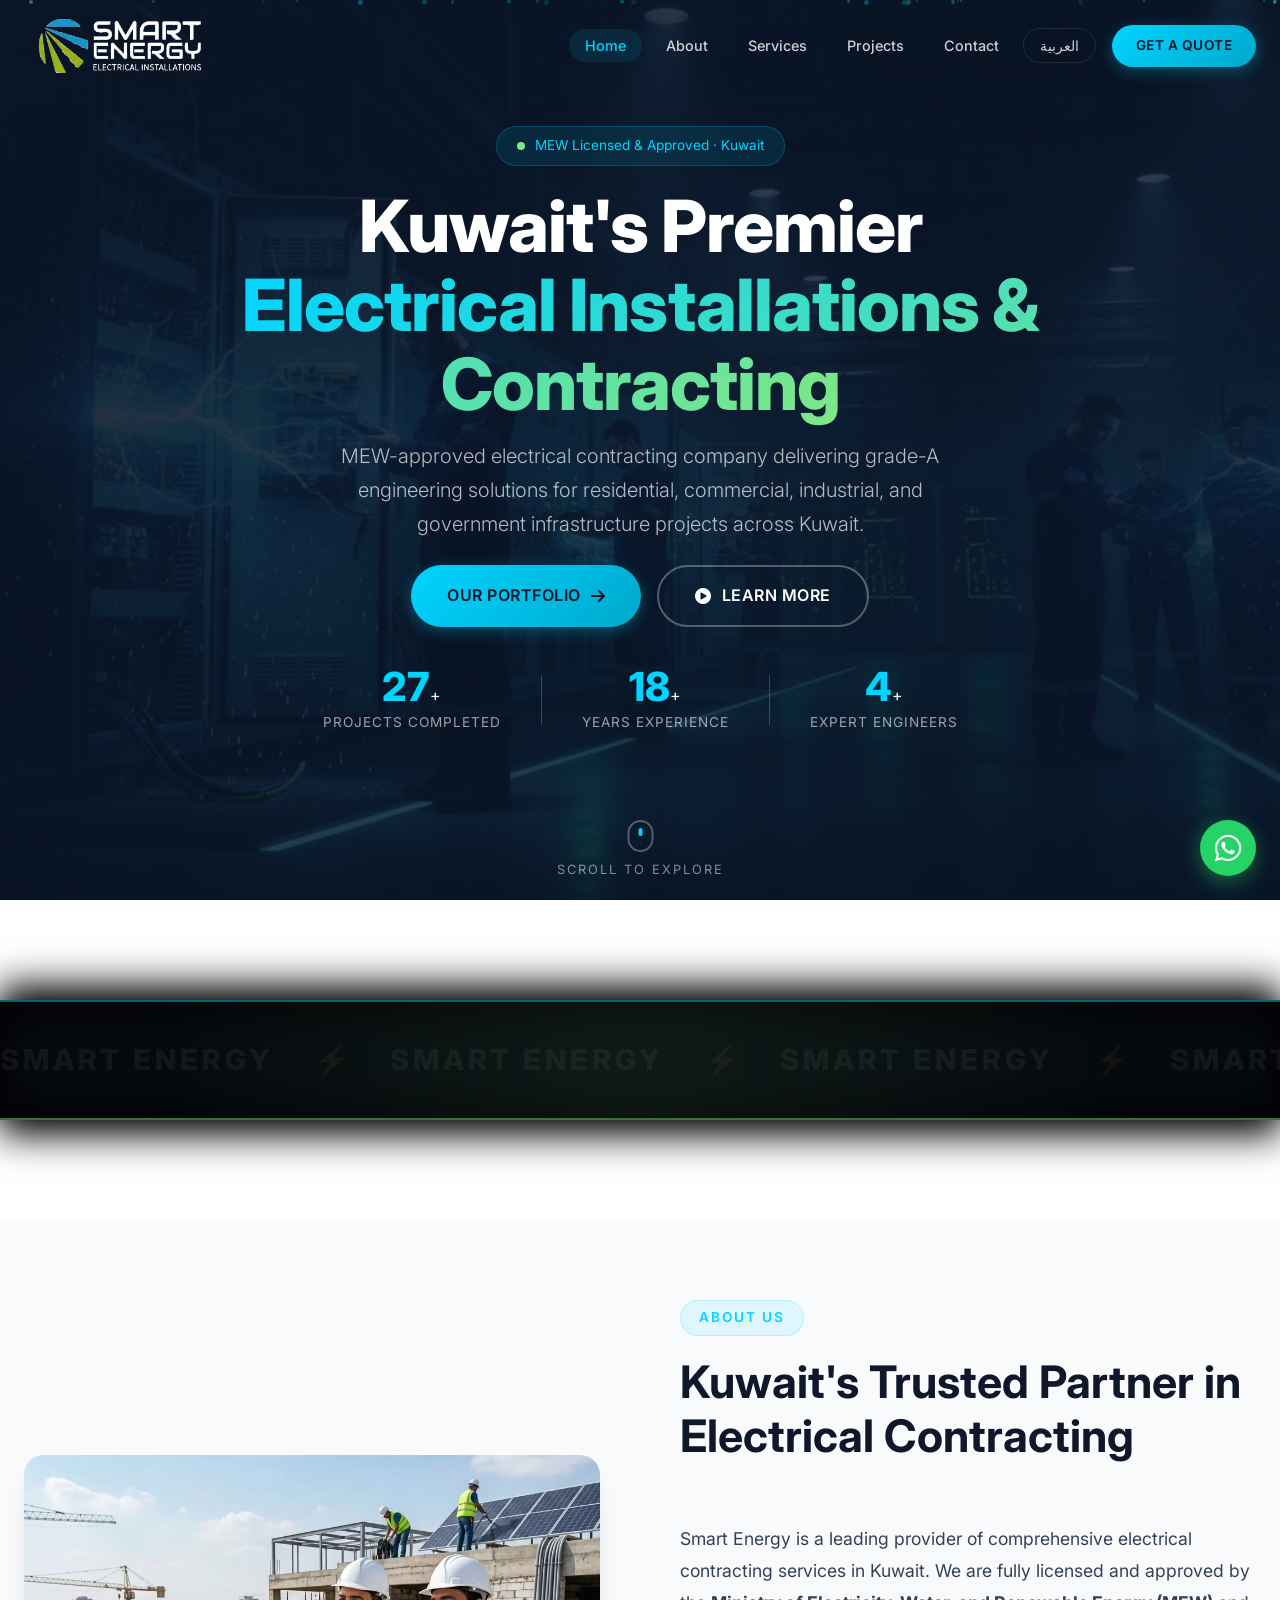
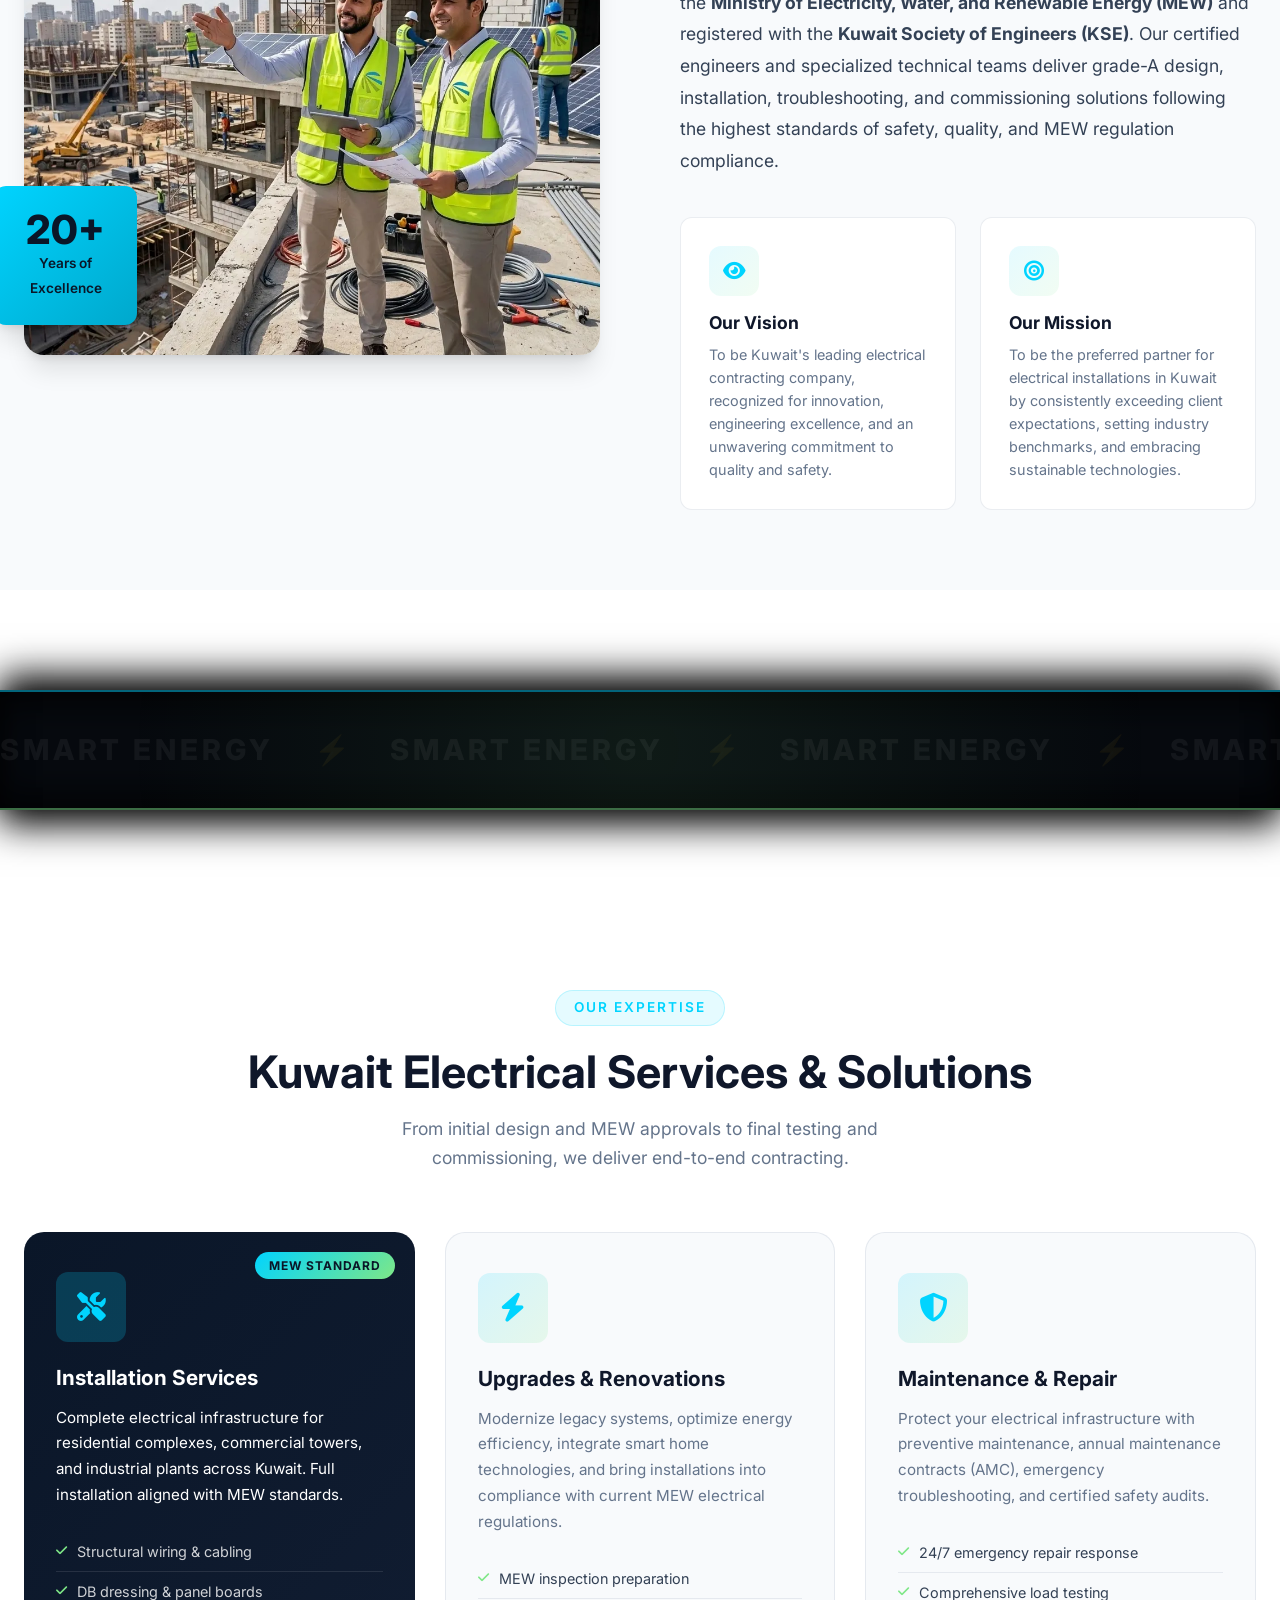
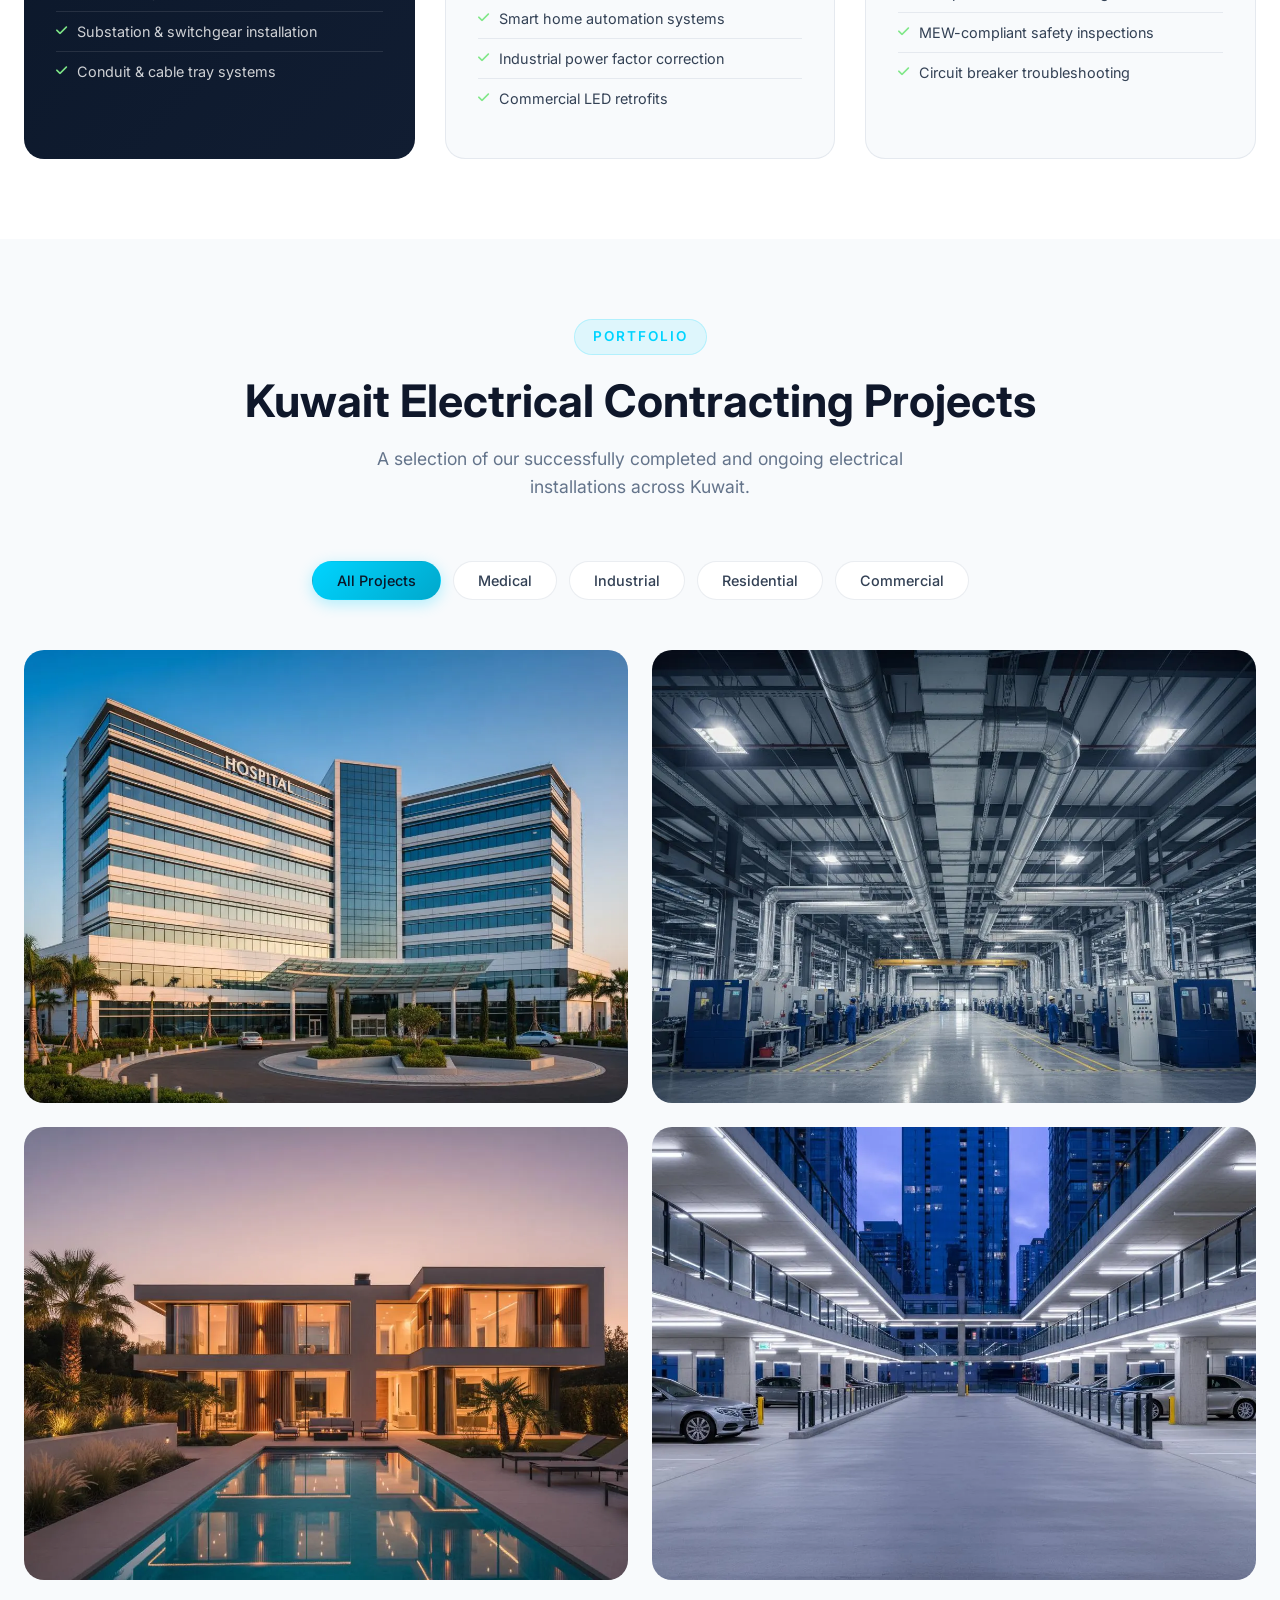
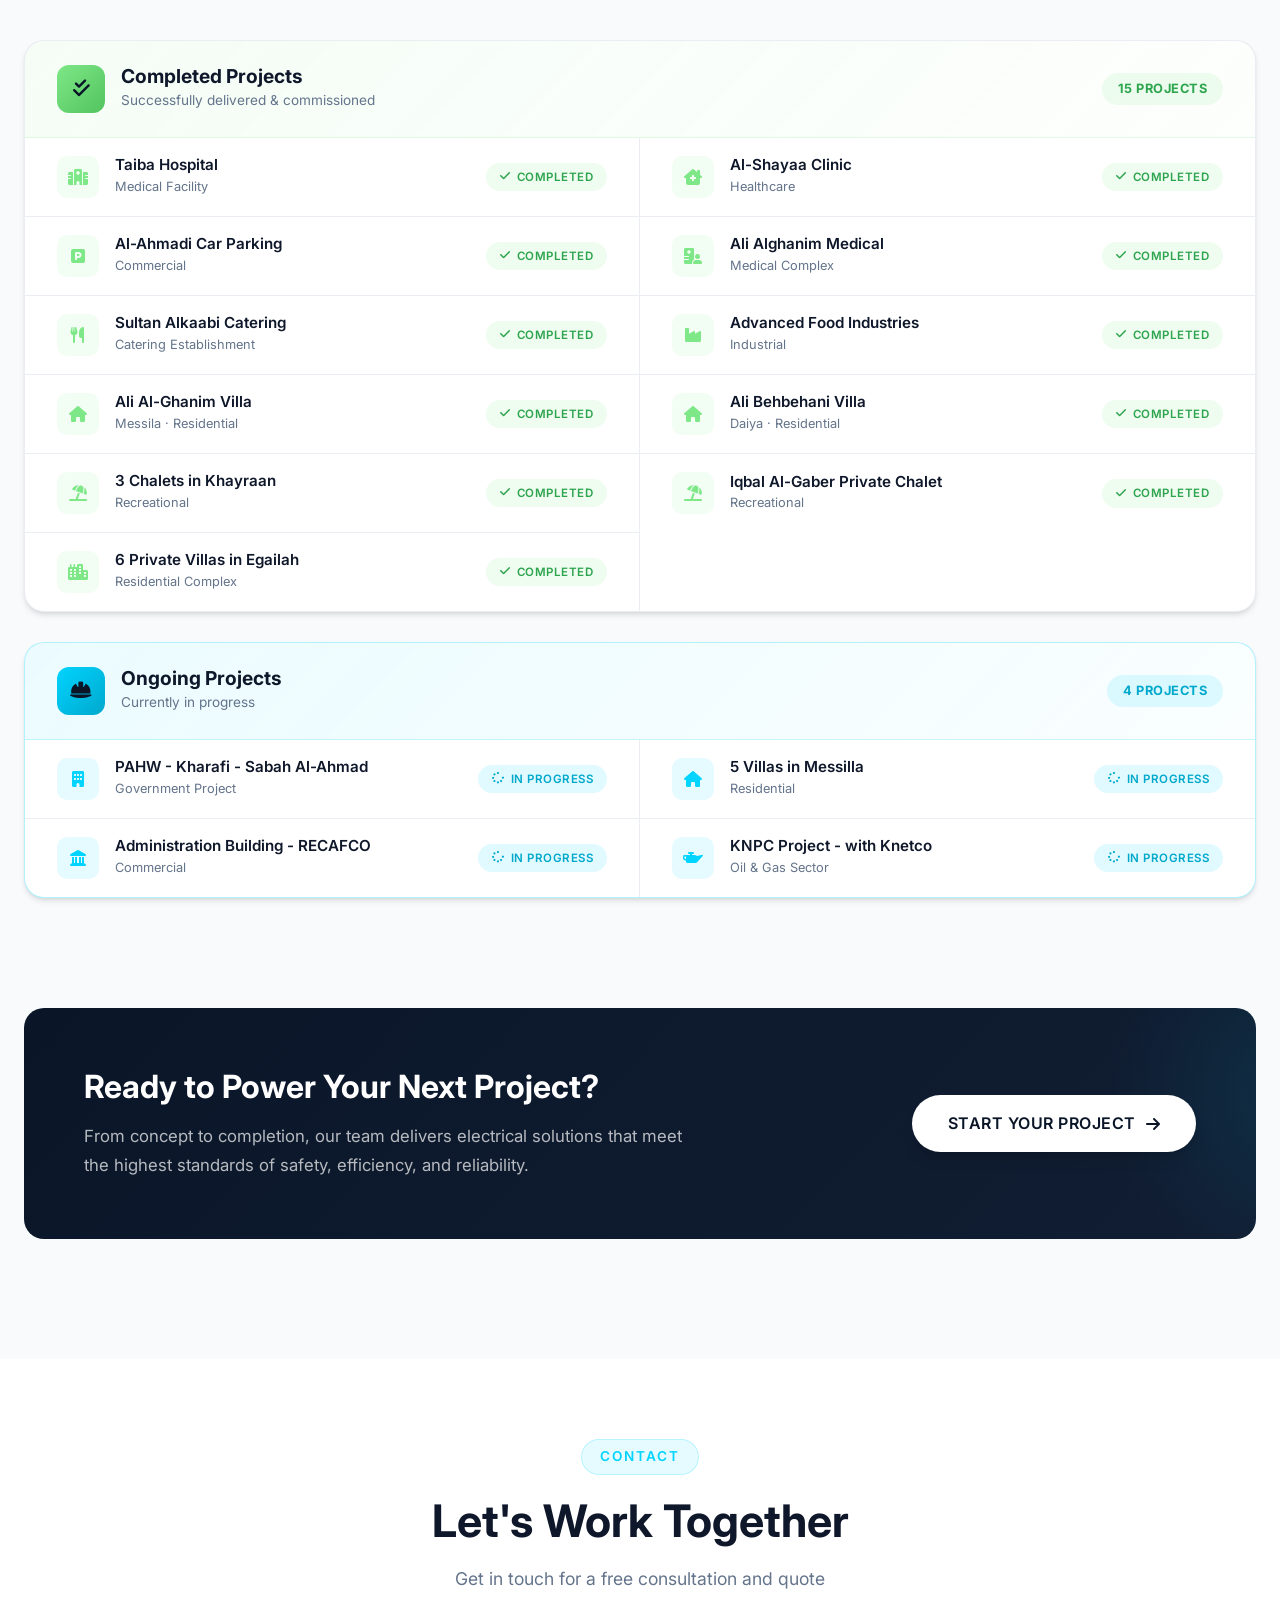
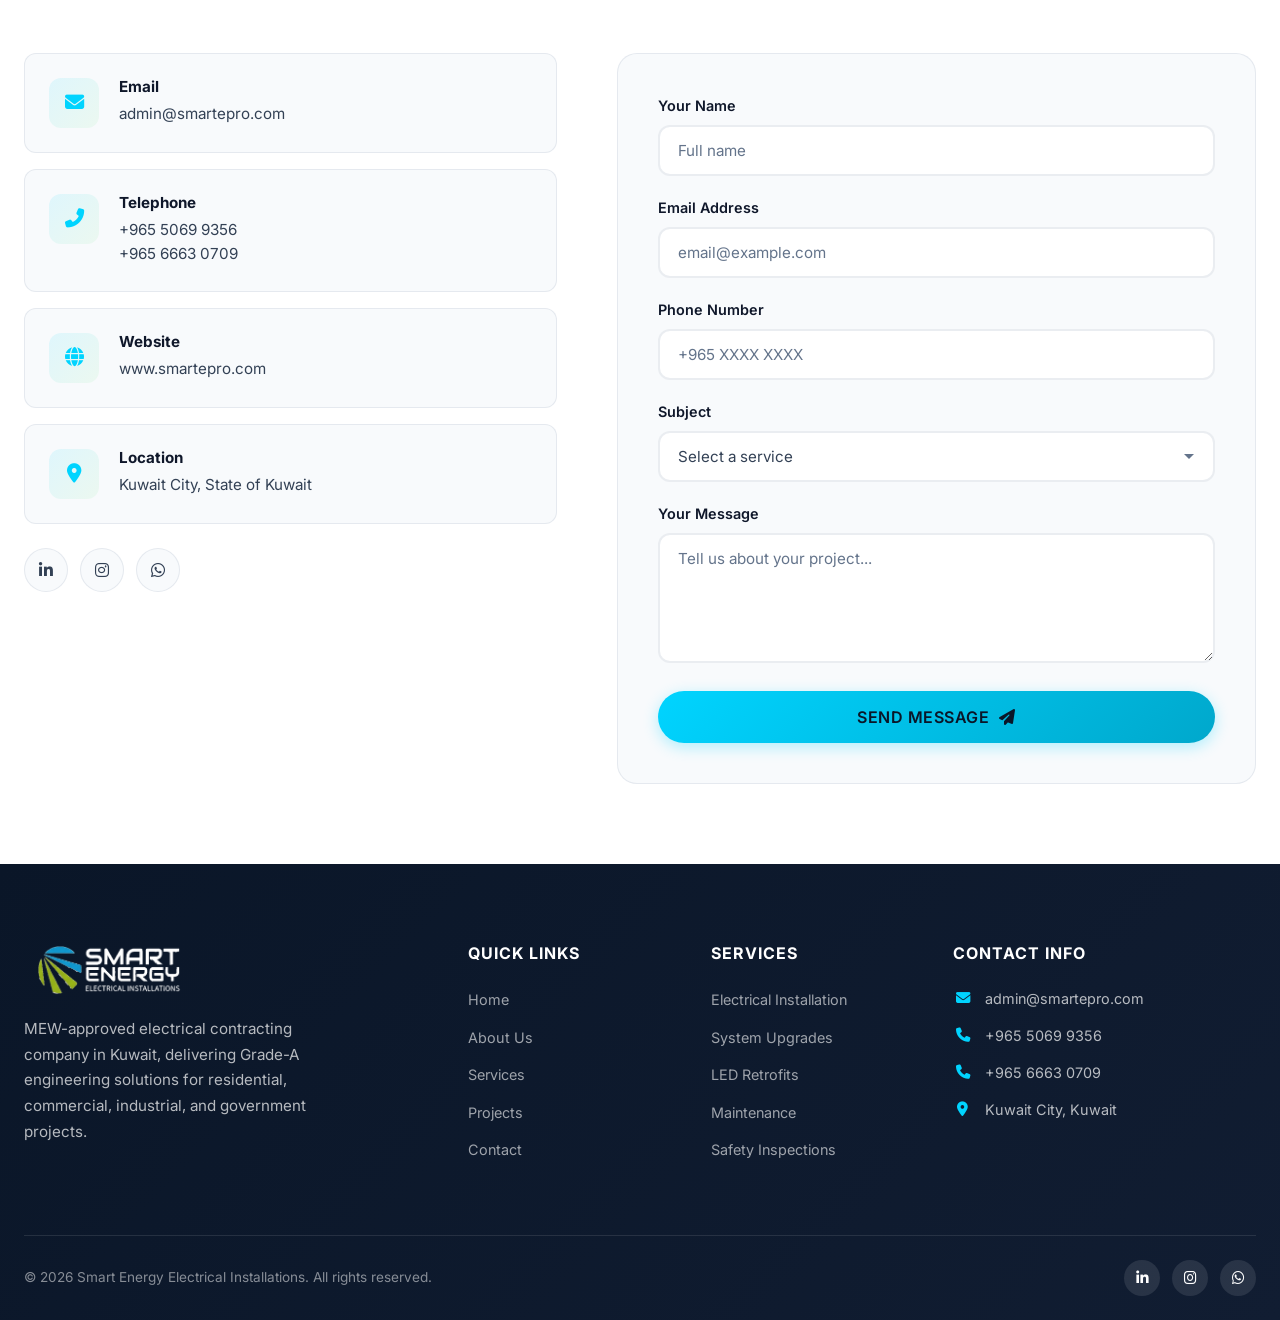
<file: index.html>
<!DOCTYPE html>
<html lang="en">
<head>
    <meta charset="UTF-8">
    <meta name="viewport" content="width=device-width, initial-scale=1.0">
    <title>Smart Energy | #1 Electrical Installations & Contracting in Kuwait</title>
    <meta name="description" content="Kuwait's leading MEW-approved electrical contractor. Specializing in residential, commercial, and industrial electrical installations, cabling, DB dressing, and MEW approvals.">
    <meta name="keywords" content="electrical contractor kuwait, electrical contracting company kuwait, electrical installation kuwait, electrician kuwait, MEW approved electrical contractor, MEW license electrician kuwait, commercial electrical contracting kuwait, industrial electrical installations, smart home installation kuwait">
    <link rel="canonical" href="https://www.smartepro.com/">
    <link rel="alternate" hreflang="en" href="https://www.smartepro.com/">
    <link rel="alternate" hreflang="ar" href="https://www.smartepro.com/ar/">
    <link rel="alternate" hreflang="x-default" href="https://www.smartepro.com/">
    <meta name="theme-color" content="#0a1628">
    
    <!-- Open Graph / Facebook -->
    <meta property="og:type" content="website">
    <meta property="og:url" content="https://www.smartepro.com/">
    <meta property="og:title" content="Smart Energy | #1 Electrical Installations & Contracting in Kuwait">
    <meta property="og:description" content="Kuwait's leading MEW-approved electrical contractor. Specializing in residential, commercial, and industrial electrical installations, cabling, DB dressing, and MEW approvals.">
    <meta property="og:image" content="https://www.smartepro.com/images/og-image.jpg">
    <meta property="og:image:width" content="1200">
    <meta property="og:image:height" content="630">
    <meta property="og:locale" content="en_US">
    <meta property="og:locale:alternate" content="ar_KW">

    <!-- Twitter -->
    <meta property="twitter:card" content="summary_large_image">
    <meta property="twitter:url" content="https://www.smartepro.com/">
    <meta property="twitter:title" content="Smart Energy | #1 Electrical Installations & Contracting in Kuwait">
    <meta property="twitter:description" content="Kuwait's leading MEW-approved electrical contractor. Specializing in residential, commercial, and industrial electrical installations, cabling, DB dressing, and MEW approvals.">
    <meta property="twitter:image" content="https://www.smartepro.com/images/og-image.jpg">

    <link rel="icon" type="image/png" href="images/favicon.png">
    <link rel="preconnect" href="https://fonts.googleapis.com">
    <link rel="preconnect" href="https://fonts.gstatic.com" crossorigin>
    <link href="https://fonts.googleapis.com/css2?family=Inter:wght@300;400;500;600;700;800&family=Playfair+Display:wght@600;700&display=swap" rel="stylesheet">
    <link rel="stylesheet" href="https://cdnjs.cloudflare.com/ajax/libs/font-awesome/6.5.1/css/all.min.css" media="print" onload="this.media='all'">
    <noscript><link rel="stylesheet" href="https://cdnjs.cloudflare.com/ajax/libs/font-awesome/6.5.1/css/all.min.css"></noscript>
    <link rel="preload" as="image" href="images/hero-bg.webp" type="image/webp">
    <link rel="stylesheet" href="css/style.css">
    
    <!-- JSON-LD Local Business Structured Data for Kuwait Local SEO -->
    <script type="application/ld+json">
    {
      "@context": "https://schema.org",
      "@type": "Electrician",
      "name": "Smart Energy",
      "alternateName": "Smart Energy Electrical Installations & Contracting",
      "image": "https://www.smartepro.com/images/logo.png",
      "@id": "https://www.smartepro.com/#organization",
      "url": "https://www.smartepro.com/",
      "telephone": "+96550699356",
      "email": "admin@smartepro.com",
      "priceRange": "$$",
      "address": {
        "@type": "PostalAddress",
        "streetAddress": "Kuwait City",
        "addressLocality": "Kuwait City",
        "addressRegion": "Kuwait City",
        "postalCode": "13000",
        "addressCountry": "KW"
      },
      "geo": {
        "@type": "GeoCoordinates",
        "latitude": 29.3759,
        "longitude": 47.9774
      },
      "sameAs": [
        "https://www.linkedin.com/company/smartepro",
        "https://www.instagram.com/smartepro",
        "https://wa.me/96550699356"
      ],
      "areaServed": {
        "@type": "AdministrativeArea",
        "name": "Kuwait"
      },
      "description": "Smart Energy is Kuwait's premier MEW-approved electrical contracting company, specializing in residential, commercial, industrial, and government electrical installation projects."
    }
    </script>
</head>
<body>
    <!-- Navigation -->
    <nav class="navbar" id="navbar">
        <div class="container nav-container">
            <a href="#home" class="logo">
                <picture><source srcset="images/logo.webp" type="image/webp"><img src="images/logo.png" alt="Smart Energy Electrical Installations & Contracting Kuwait Logo" width="612" height="218" class="logo-img"></picture>
            </a>
            
            <ul class="nav-menu" id="navMenu">
                <li><a href="#home" class="nav-link active">Home</a></li>
                <li><a href="#about" class="nav-link">About</a></li>
                <li><a href="#services" class="nav-link">Services</a></li>
                <li><a href="#projects" class="nav-link">Projects</a></li>
                <li><a href="#contact" class="nav-link">Contact</a></li>
                <li><a href="ar/" class="nav-link lang-switch" hreflang="ar" lang="ar">العربية</a></li>
                <li><a href="#contact" class="btn btn-primary nav-cta">Get a Quote</a></li>
            </ul>
            
            <button class="hamburger" id="hamburger" aria-label="Toggle menu">
                <span></span>
                <span></span>
                <span></span>
            </button>
        </div>
    </nav>

    <!-- Hero Section -->
    <section class="hero" id="home">
        <div class="hero-bg">
            <picture><source srcset="images/hero-bg.webp" type="image/webp"><img src="images/hero-bg.jpg" alt="MEW Approved Electrical Installations & Contracting in Kuwait City - Smart Energy" width="1344" height="768" fetchpriority="high"></picture>
            <div class="hero-overlay"></div>
        </div>
        <div class="hero-particles" id="particles"></div>
        <div class="container hero-content">
            <div class="hero-badge" data-animate="fade-up">
                <span class="badge-dot"></span>
                <span>MEW Licensed & Approved · Kuwait</span>
            </div>
            <h1 class="hero-title" data-animate="fade-up" data-delay="100">
                Kuwait's Premier<br>
                <span class="gradient-text">Electrical Installations & Contracting</span>
            </h1>
            <p class="hero-desc" data-animate="fade-up" data-delay="200">
                MEW-approved electrical contracting company delivering grade-A engineering solutions for residential, commercial, industrial, and government infrastructure projects across Kuwait.
            </p>
            <div class="hero-buttons" data-animate="fade-up" data-delay="300">
                <a href="#projects" class="btn btn-primary btn-lg">
                    <span>Our Portfolio</span>
                    <i class="fas fa-arrow-right"></i>
                </a>
                <a href="#about" class="btn btn-outline btn-lg">
                    <i class="fas fa-play-circle"></i>
                    <span>Learn More</span>
                </a>
            </div>
            <div class="hero-stats" data-animate="fade-up" data-delay="400">
                <div class="stat-item">
                    <span class="stat-number" data-count="30">0</span>+
                    <span class="stat-label">Projects Completed</span>
                </div>
                <div class="stat-divider"></div>
                <div class="stat-item">
                    <span class="stat-number" data-count="20">0</span>+
                    <span class="stat-label">Years Experience</span>
                </div>
                <div class="stat-divider"></div>
                <div class="stat-item">
                    <span class="stat-number" data-count="5">0</span>+
                    <span class="stat-label">Expert Engineers</span>
                </div>
            </div>
        </div>
        <div class="scroll-indicator">
            <div class="mouse">
                <div class="wheel"></div>
            </div>
            <span>Scroll to explore</span>
        </div>
    </section>

    <!-- Electromagnetic Wave Divider -->
    <section class="wave-divider-section">
        <div class="wave-marquee">
            <div class="marquee-track">
                <span class="marquee-item">SMART ENERGY</span>
                <span class="marquee-divider">⚡</span>
                <span class="marquee-item">SMART ENERGY</span>
                <span class="marquee-divider">⚡</span>
                <span class="marquee-item">SMART ENERGY</span>
                <span class="marquee-divider">⚡</span>
                <span class="marquee-item">SMART ENERGY</span>
                <span class="marquee-divider">⚡</span>
                <span class="marquee-item">SMART ENERGY</span>
                <span class="marquee-divider">⚡</span>
            </div>
            <div class="marquee-track" aria-hidden="true">
                <span class="marquee-item">SMART ENERGY</span>
                <span class="marquee-divider">⚡</span>
                <span class="marquee-item">SMART ENERGY</span>
                <span class="marquee-divider">⚡</span>
                <span class="marquee-item">SMART ENERGY</span>
                <span class="marquee-divider">⚡</span>
                <span class="marquee-item">SMART ENERGY</span>
                <span class="marquee-divider">⚡</span>
                <span class="marquee-item">SMART ENERGY</span>
                <span class="marquee-divider">⚡</span>
            </div>
        </div>
        <div class="wave-canvas-wrap">
            <canvas id="waveCanvas"></canvas>
            <div class="wave-overlay-glow"></div>
        </div>
    </section>

    <!-- About Section -->
    <section class="about" id="about">
        <div class="container">
            <div class="about-grid">
                <div class="about-image" data-animate="fade-right">
                    <div class="image-frame">
                        <picture><source srcset="images/about-team.webp" type="image/webp"><img src="images/about-team.png" alt="MEW Licensed Electrical Engineers and Electricians in Kuwait - Smart Energy Team" width="1024" height="1024" loading="lazy" decoding="async"></picture>
                        <div class="image-accent"></div>
                    </div>
                    <div class="experience-badge">
                        <span class="exp-number">20+</span>
                        <span class="exp-text">Years of<br>Excellence</span>
                    </div>
                </div>
                <div class="about-content" data-animate="fade-left">
                    <div class="section-header">
                        <span class="section-tag">About Us</span>
                        <h2 class="section-title">Kuwait's Trusted Partner in<br>Electrical Contracting</h2>
                    </div>
                    <p class="about-text">
                        Smart Energy is a leading provider of comprehensive electrical contracting services in Kuwait. We are fully licensed and approved by the <strong>Ministry of Electricity, Water, and Renewable Energy (MEW)</strong> and registered with the <strong>Kuwait Society of Engineers (KSE)</strong>. Our certified engineers and specialized technical teams deliver grade-A design, installation, troubleshooting, and commissioning solutions following the highest standards of safety, quality, and MEW regulation compliance.
                    </p>
                    <div class="vision-mission">
                        <div class="vm-card">
                            <div class="vm-icon">
                                <i class="fas fa-eye"></i>
                            </div>
                            <h3>Our Vision</h3>
                            <p>To be Kuwait's leading electrical contracting company, recognized for innovation, engineering excellence, and an unwavering commitment to quality and safety.</p>
                        </div>
                        <div class="vm-card">
                            <div class="vm-icon">
                                <i class="fas fa-bullseye"></i>
                            </div>
                            <h3>Our Mission</h3>
                            <p>To be the preferred partner for electrical installations in Kuwait by consistently exceeding client expectations, setting industry benchmarks, and embracing sustainable technologies.</p>
                        </div>
                    </div>
                </div>
            </div>
        </div>
    </section>

    <!-- Electromagnetic Wave Divider 2 -->
    <section class="wave-divider-section">
        <div class="wave-marquee">
            <div class="marquee-track">
                <span class="marquee-item">SMART ENERGY</span>
                <span class="marquee-divider">⚡</span>
                <span class="marquee-item">SMART ENERGY</span>
                <span class="marquee-divider">⚡</span>
                <span class="marquee-item">SMART ENERGY</span>
                <span class="marquee-divider">⚡</span>
                <span class="marquee-item">SMART ENERGY</span>
                <span class="marquee-divider">⚡</span>
                <span class="marquee-item">SMART ENERGY</span>
                <span class="marquee-divider">⚡</span>
            </div>
            <div class="marquee-track" aria-hidden="true">
                <span class="marquee-item">SMART ENERGY</span>
                <span class="marquee-divider">⚡</span>
                <span class="marquee-item">SMART ENERGY</span>
                <span class="marquee-divider">⚡</span>
                <span class="marquee-item">SMART ENERGY</span>
                <span class="marquee-divider">⚡</span>
                <span class="marquee-item">SMART ENERGY</span>
                <span class="marquee-divider">⚡</span>
                <span class="marquee-item">SMART ENERGY</span>
                <span class="marquee-divider">⚡</span>
            </div>
        </div>
        <div class="wave-canvas-wrap">
            <canvas id="waveCanvas2"></canvas>
            <div class="wave-overlay-glow"></div>
        </div>
    </section>

    <!-- Services Section -->
    <section class="services" id="services">
        <div class="container">
            <div class="section-header center" data-animate="fade-up">
                <span class="section-tag">Our Expertise</span>
                <h2 class="section-title">Kuwait Electrical Services & Solutions</h2>
                <p class="section-subtitle">From initial design and MEW approvals to final testing and commissioning, we deliver end-to-end contracting.</p>
            </div>
            <div class="services-grid">
                <div class="service-card featured" data-animate="fade-up" data-delay="0">
                    <div class="service-icon-wrap">
                        <div class="service-icon">
                            <i class="fas fa-tools"></i>
                        </div>
                        <div class="service-glow"></div>
                    </div>
                    <div class="featured-badge">MEW Standard</div>
                    <h3>Installation Services</h3>
                    <p>Complete electrical infrastructure for residential complexes, commercial towers, and industrial plants across Kuwait. Full installation aligned with MEW standards.</p>
                    <ul class="service-features">
                        <li><i class="fas fa-check"></i> Structural wiring & cabling</li>
                        <li><i class="fas fa-check"></i> DB dressing & panel boards</li>
                        <li><i class="fas fa-check"></i> Substation & switchgear installation</li>
                        <li><i class="fas fa-check"></i> Conduit & cable tray systems</li>
                    </ul>
                </div>
                <div class="service-card" data-animate="fade-up" data-delay="100">
                    <div class="service-icon-wrap">
                        <div class="service-icon">
                            <i class="fas fa-bolt"></i>
                        </div>
                        <div class="service-glow"></div>
                    </div>
                    <h3>Upgrades & Renovations</h3>
                    <p>Modernize legacy systems, optimize energy efficiency, integrate smart home technologies, and bring installations into compliance with current MEW electrical regulations.</p>
                    <ul class="service-features">
                        <li><i class="fas fa-check"></i> MEW inspection preparation</li>
                        <li><i class="fas fa-check"></i> Smart home automation systems</li>
                        <li><i class="fas fa-check"></i> Industrial power factor correction</li>
                        <li><i class="fas fa-check"></i> Commercial LED retrofits</li>
                    </ul>
                </div>
                <div class="service-card" data-animate="fade-up" data-delay="200">
                    <div class="service-icon-wrap">
                        <div class="service-icon">
                            <i class="fas fa-shield-alt"></i>
                        </div>
                        <div class="service-glow"></div>
                    </div>
                    <h3>Maintenance & Repair</h3>
                    <p>Protect your electrical infrastructure with preventive maintenance, annual maintenance contracts (AMC), emergency troubleshooting, and certified safety audits.</p>
                    <ul class="service-features">
                        <li><i class="fas fa-check"></i> 24/7 emergency repair response</li>
                        <li><i class="fas fa-check"></i> Comprehensive load testing</li>
                        <li><i class="fas fa-check"></i> MEW-compliant safety inspections</li>
                        <li><i class="fas fa-check"></i> Circuit breaker troubleshooting</li>
                    </ul>
                </div>
            </div>
        </div>
    </section>

    <!-- Projects Section -->
    <section class="projects" id="projects">
        <div class="container">
            <div class="section-header center" data-animate="fade-up">
                <span class="section-tag">Portfolio</span>
                <h2 class="section-title">Kuwait Electrical Contracting Projects</h2>
                <p class="section-subtitle">A selection of our successfully completed and ongoing electrical installations across Kuwait.</p>
            </div>
            
            <div class="projects-filter" data-animate="fade-up">
                <button class="filter-btn active" data-filter="all">All Projects</button>
                <button class="filter-btn" data-filter="medical">Medical</button>
                <button class="filter-btn" data-filter="industrial">Industrial</button>
                <button class="filter-btn" data-filter="residential">Residential</button>
                <button class="filter-btn" data-filter="commercial">Commercial</button>
            </div>
            
            <div class="projects-grid">
                <div class="project-card" data-category="medical" data-animate="fade-up">
                    <div class="project-image">
                        <picture><source srcset="images/project-hospital.webp" type="image/webp"><img src="images/project-hospital.jpg" alt="Taiba Hospital Healthcare Electrical Installation in Sabah Al-Salem, Kuwait" width="1184" height="864" loading="lazy" decoding="async"></picture>
                        <div class="project-overlay">
                            <span class="project-category">Medical</span>
                            <h3>Taiba Hospital</h3>
                            <p>Complete electrical system design, main distribution panels, cabling, testing, and commissioning for a modern medical facility in Sabah Al-Salem, Kuwait.</p>
                            <a href="#contact" class="project-link">View Details <i class="fas fa-arrow-right"></i></a>
                        </div>
                    </div>
                </div>
                <div class="project-card" data-category="industrial" data-animate="fade-up" data-delay="100">
                    <div class="project-image">
                        <picture><source srcset="images/project-factory.webp" type="image/webp"><img src="images/project-factory.jpg" alt="Kazma Factory Industrial Electrical Contracting in Amghara, Kuwait" width="1184" height="864" loading="lazy" decoding="async"></picture>
                        <div class="project-overlay">
                            <span class="project-category">Industrial</span>
                            <h3>Kazma Factory</h3>
                            <p>Full industrial electrical infrastructure, cable tray installation, DB panels, and machinery power wiring in Amghara Industrial Area, Kuwait.</p>
                            <a href="#contact" class="project-link">View Details <i class="fas fa-arrow-right"></i></a>
                        </div>
                    </div>
                </div>
                <div class="project-card" data-category="residential" data-animate="fade-up" data-delay="200">
                    <div class="project-image">
                        <picture><source srcset="images/project-villa.webp" type="image/webp"><img src="images/project-villa.jpg" alt="Al-Ghanim Villa Complex Residential Electrical Installation in Messila, Kuwait" width="1184" height="864" loading="lazy" decoding="async"></picture>
                        <div class="project-overlay">
                            <span class="project-category">Residential</span>
                            <h3>Al-Ghanim Villa Complex</h3>
                            <p>Luxury residential electrical design, smart home automation, landscape lighting, and MEW inspection compliance in Messila, Kuwait.</p>
                            <a href="#contact" class="project-link">View Details <i class="fas fa-arrow-right"></i></a>
                        </div>
                    </div>
                </div>
                <div class="project-card" data-category="commercial" data-animate="fade-up">
                    <div class="project-image">
                        <picture><source srcset="images/project-parking.webp" type="image/webp"><img src="images/project-parking.jpg" alt="Al-Ahmadi Car Parking Commercial Electrical Contracting in Al-Ahmadi, Kuwait" width="1184" height="864" loading="lazy" decoding="async"></picture>
                        <div class="project-overlay">
                            <span class="project-category">Commercial</span>
                            <h3>Al-Ahmadi Car Parking</h3>
                            <p>Multi-level parking structure with advanced LED lighting systems, EV charging station installations, and automated control cabinets in Al-Ahmadi, Kuwait.</p>
                            <a href="#contact" class="project-link">View Details <i class="fas fa-arrow-right"></i></a>
                        </div>
                    </div>
                </div>
            </div>
            
            <!-- Completed Projects -->
            <div class="projects-status-section" data-animate="fade-up">
                <div class="status-header completed-header">
                    <div class="status-icon-wrap">
                        <i class="fas fa-check-double"></i>
                    </div>
                    <div>
                        <h3 class="status-title">Completed Projects</h3>
                        <p class="status-subtitle">Successfully delivered & commissioned</p>
                    </div>
                    <span class="status-count">15 Projects</span>
                </div>
                <div class="status-projects-grid">
                    <div class="status-project-card completed">
                        <div class="status-project-icon"><i class="fas fa-hospital"></i></div>
                        <div class="status-project-info">
                            <h4>Taiba Hospital</h4>
                            <p>Medical Facility</p>
                        </div>
                        <span class="status-badge completed-badge"><i class="fas fa-check"></i> Completed</span>
                    </div>
                    <div class="status-project-card completed">
                        <div class="status-project-icon"><i class="fas fa-clinic-medical"></i></div>
                        <div class="status-project-info">
                            <h4>Al-Shayaa Clinic</h4>
                            <p>Healthcare</p>
                        </div>
                        <span class="status-badge completed-badge"><i class="fas fa-check"></i> Completed</span>
                    </div>
                    <div class="status-project-card completed">
                        <div class="status-project-icon"><i class="fas fa-parking"></i></div>
                        <div class="status-project-info">
                            <h4>Al-Ahmadi Car Parking</h4>
                            <p>Commercial</p>
                        </div>
                        <span class="status-badge completed-badge"><i class="fas fa-check"></i> Completed</span>
                    </div>
                    <div class="status-project-card completed">
                        <div class="status-project-icon"><i class="fas fa-hospital-user"></i></div>
                        <div class="status-project-info">
                            <h4>Ali Alghanim Medical</h4>
                            <p>Medical Complex</p>
                        </div>
                        <span class="status-badge completed-badge"><i class="fas fa-check"></i> Completed</span>
                    </div>
                    <div class="status-project-card completed">
                        <div class="status-project-icon"><i class="fas fa-utensils"></i></div>
                        <div class="status-project-info">
                            <h4>Sultan Alkaabi Catering</h4>
                            <p>Catering Establishment</p>
                        </div>
                        <span class="status-badge completed-badge"><i class="fas fa-check"></i> Completed</span>
                    </div>
                    <div class="status-project-card completed">
                        <div class="status-project-icon"><i class="fas fa-industry"></i></div>
                        <div class="status-project-info">
                            <h4>Advanced Food Industries</h4>
                            <p>Industrial</p>
                        </div>
                        <span class="status-badge completed-badge"><i class="fas fa-check"></i> Completed</span>
                    </div>
                    <div class="status-project-card completed">
                        <div class="status-project-icon"><i class="fas fa-home"></i></div>
                        <div class="status-project-info">
                            <h4>Ali Al-Ghanim Villa</h4>
                            <p>Messila · Residential</p>
                        </div>
                        <span class="status-badge completed-badge"><i class="fas fa-check"></i> Completed</span>
                    </div>
                    <div class="status-project-card completed">
                        <div class="status-project-icon"><i class="fas fa-home"></i></div>
                        <div class="status-project-info">
                            <h4>Ali Behbehani Villa</h4>
                            <p>Daiya · Residential</p>
                        </div>
                        <span class="status-badge completed-badge"><i class="fas fa-check"></i> Completed</span>
                    </div>
                    <div class="status-project-card completed">
                        <div class="status-project-icon"><i class="fas fa-umbrella-beach"></i></div>
                        <div class="status-project-info">
                            <h4>3 Chalets in Khayraan</h4>
                            <p>Recreational</p>
                        </div>
                        <span class="status-badge completed-badge"><i class="fas fa-check"></i> Completed</span>
                    </div>
                    <div class="status-project-card completed">
                        <div class="status-project-icon"><i class="fas fa-umbrella-beach"></i></div>
                        <div class="status-project-info">
                            <h4>Iqbal Al-Gaber Private Chalet</h4>
                            <p>Recreational</p>
                        </div>
                        <span class="status-badge completed-badge"><i class="fas fa-check"></i> Completed</span>
                    </div>
                    <div class="status-project-card completed">
                        <div class="status-project-icon"><i class="fas fa-city"></i></div>
                        <div class="status-project-info">
                            <h4>6 Private Villas in Egailah</h4>
                            <p>Residential Complex</p>
                        </div>
                        <span class="status-badge completed-badge"><i class="fas fa-check"></i> Completed</span>
                    </div>
                </div>
            </div>

            <!-- Ongoing Projects -->
            <div class="projects-status-section ongoing-section" data-animate="fade-up">
                <div class="status-header ongoing-header">
                    <div class="status-icon-wrap ongoing-icon">
                        <i class="fas fa-hard-hat"></i>
                    </div>
                    <div>
                        <h3 class="status-title">Ongoing Projects</h3>
                        <p class="status-subtitle">Currently in progress</p>
                    </div>
                    <span class="status-count ongoing-count">4 Projects</span>
                </div>
                <div class="status-projects-grid">
                    <div class="status-project-card ongoing">
                        <div class="status-project-icon ongoing-project-icon"><i class="fas fa-building"></i></div>
                        <div class="status-project-info">
                            <h4>PAHW - Kharafi - Sabah Al-Ahmad</h4>
                            <p>Government Project</p>
                        </div>
                        <span class="status-badge ongoing-badge-pro"><i class="fas fa-spinner fa-pulse"></i> In Progress</span>
                    </div>
                    <div class="status-project-card ongoing">
                        <div class="status-project-icon ongoing-project-icon"><i class="fas fa-home"></i></div>
                        <div class="status-project-info">
                            <h4>5 Villas in Messilla</h4>
                            <p>Residential</p>
                        </div>
                        <span class="status-badge ongoing-badge-pro"><i class="fas fa-spinner fa-pulse"></i> In Progress</span>
                    </div>
                    <div class="status-project-card ongoing">
                        <div class="status-project-icon ongoing-project-icon"><i class="fas fa-landmark"></i></div>
                        <div class="status-project-info">
                            <h4>Administration Building - RECAFCO</h4>
                            <p>Commercial</p>
                        </div>
                        <span class="status-badge ongoing-badge-pro"><i class="fas fa-spinner fa-pulse"></i> In Progress</span>
                    </div>
                    <div class="status-project-card ongoing">
                        <div class="status-project-icon ongoing-project-icon"><i class="fas fa-oil-can"></i></div>
                        <div class="status-project-info">
                            <h4>KNPC Project - with Knetco</h4>
                            <p>Oil & Gas Sector</p>
                        </div>
                        <span class="status-badge ongoing-badge-pro"><i class="fas fa-spinner fa-pulse"></i> In Progress</span>
                    </div>
                </div>
            </div>
        </div>
    </section>

    <!-- CTA Section -->
    <section class="cta-section">
        <div class="container">
            <div class="cta-box" data-animate="scale-in">
                <div class="cta-content">
                    <h2>Ready to Power Your Next Project?</h2>
                    <p>From concept to completion, our team delivers electrical solutions that meet the highest standards of safety, efficiency, and reliability.</p>
                </div>
                <a href="#contact" class="btn btn-white btn-lg">
                    <span>Start Your Project</span>
                    <i class="fas fa-arrow-right"></i>
                </a>
            </div>
        </div>
    </section>

    <!-- Contact Section -->
    <section class="contact" id="contact">
        <div class="container">
            <div class="section-header center" data-animate="fade-up">
                <span class="section-tag">Contact</span>
                <h2 class="section-title">Let's Work Together</h2>
                <p class="section-subtitle">Get in touch for a free consultation and quote</p>
            </div>
            <div class="contact-grid">
                <div class="contact-info" data-animate="fade-right">
                    <div class="info-card">
                        <div class="info-icon">
                            <i class="fas fa-envelope"></i>
                        </div>
                        <div class="info-content">
                            <h4>Email</h4>
                            <a href="mailto:admin@smartepro.com">admin@smartepro.com</a>
                        </div>
                    </div>
                    <div class="info-card">
                        <div class="info-icon">
                            <i class="fas fa-phone-alt"></i>
                        </div>
                        <div class="info-content">
                            <h4>Telephone</h4>
                            <a href="tel:+96550699356">+965 5069 9356</a>
                            <a href="tel:+96566630709">+965 6663 0709</a>
                        </div>
                    </div>
                    <div class="info-card">
                        <div class="info-icon">
                            <i class="fas fa-globe"></i>
                        </div>
                        <div class="info-content">
                            <h4>Website</h4>
                            <a href="https://www.smartepro.com" target="_blank" rel="noopener">www.smartepro.com</a>
                        </div>
                    </div>
                    <div class="info-card">
                        <div class="info-icon">
                            <i class="fas fa-map-marker-alt"></i>
                        </div>
                        <div class="info-content">
                            <h4>Location</h4>
                            <p>Kuwait City, State of Kuwait</p>
                        </div>
                    </div>
                    <div class="social-links">
                        <a href="https://www.linkedin.com/company/smartepro" class="social-link" aria-label="LinkedIn" target="_blank" rel="noopener">
                            <i class="fab fa-linkedin-in"></i>
                        </a>
                        <a href="https://www.instagram.com/smartepro" class="social-link" aria-label="Instagram" target="_blank" rel="noopener">
                            <i class="fab fa-instagram"></i>
                        </a>
                        <a href="https://wa.me/96550699356" class="social-link" aria-label="WhatsApp" target="_blank" rel="noopener">
                            <i class="fab fa-whatsapp"></i>
                        </a>
                    </div>
                </div>
                <div class="contact-form-wrap" data-animate="fade-left">
                    <form class="contact-form" action="contact.php" method="POST" id="contactForm">
                        <div class="hp-field" aria-hidden="true">
                            <label for="website">Leave this field empty</label>
                            <input type="text" id="website" name="website" tabindex="-1" autocomplete="off">
                        </div>
                        <input type="hidden" name="lang" value="en">
                        <div class="form-group">
                            <label for="name">Your Name</label>
                            <input type="text" id="name" name="name" class="form-input" placeholder="Full name" maxlength="100" autocomplete="name" required>
                        </div>
                        <div class="form-group">
                            <label for="email">Email Address</label>
                            <input type="email" id="email" name="email" class="form-input" placeholder="email@example.com" maxlength="150" autocomplete="email" required>
                        </div>
                        <div class="form-group">
                            <label for="phone">Phone Number</label>
                            <input type="tel" id="phone" name="phone" class="form-input" placeholder="+965 XXXX XXXX" maxlength="30" autocomplete="tel">
                        </div>
                        <div class="form-group">
                            <label for="subject">Subject</label>
                            <select id="subject" name="subject" class="form-input form-select">
                                <option value="">Select a service</option>
                                <option value="installation">Installation Services</option>
                                <option value="upgrade">Upgrades & Renovations</option>
                                <option value="maintenance">Maintenance & Repair</option>
                                <option value="consultation">General Consultation</option>
                            </select>
                        </div>
                        <div class="form-group">
                            <label for="message">Your Message</label>
                            <textarea id="message" name="message" class="form-input form-textarea" placeholder="Tell us about your project..." maxlength="5000" required></textarea>
                        </div>
                        <p class="form-error" id="formError" role="alert" hidden></p>
                        <button type="submit" class="btn btn-primary btn-submit">
                            <span>Send Message</span>
                            <i class="fas fa-paper-plane"></i>
                        </button>
                    </form>
                    <div class="form-success" id="formSuccess" role="status" aria-live="polite">
                        <div class="success-icon">
                            <i class="fas fa-check-circle"></i>
                        </div>
                        <h3>Message Sent!</h3>
                        <p>Thank you for reaching out. We'll get back to you within 24 hours.</p>
                    </div>
                </div>
            </div>
        </div>
    </section>

    <!-- Footer -->
    <footer class="footer">
        <div class="container">
            <div class="footer-grid">
                <div class="footer-brand">
                    <a href="#home" class="footer-logo">
                        <picture><source srcset="images/logo.webp" type="image/webp"><img src="images/logo.png" alt="Smart Energy Electrical Installations & Contracting in Kuwait" width="612" height="218" class="logo-img" loading="lazy"></picture>
                    </a>
                    <p class="footer-desc">MEW-approved electrical contracting company in Kuwait, delivering Grade-A engineering solutions for residential, commercial, industrial, and government projects.</p>
                </div>
                <div class="footer-links">
                    <h4>Quick Links</h4>
                    <ul>
                        <li><a href="#home">Home</a></li>
                        <li><a href="#about">About Us</a></li>
                        <li><a href="#services">Services</a></li>
                        <li><a href="#projects">Projects</a></li>
                        <li><a href="#contact">Contact</a></li>
                    </ul>
                </div>
                <div class="footer-links">
                    <h4>Services</h4>
                    <ul>
                        <li><a href="#services">Electrical Installation</a></li>
                        <li><a href="#services">System Upgrades</a></li>
                        <li><a href="#services">LED Retrofits</a></li>
                        <li><a href="#services">Maintenance</a></li>
                        <li><a href="#services">Safety Inspections</a></li>
                    </ul>
                </div>
                <div class="footer-contact">
                    <h4>Contact Info</h4>
                    <p><i class="fas fa-envelope"></i> admin@smartepro.com</p>
                    <p><i class="fas fa-phone"></i> +965 5069 9356</p>
                    <p><i class="fas fa-phone"></i> +965 6663 0709</p>
                    <p><i class="fas fa-map-marker-alt"></i> Kuwait City, Kuwait</p>
                </div>
            </div>
            <div class="footer-bottom">
                <p>&copy; <span id="year">2026</span> Smart Energy Electrical Installations. All rights reserved.</p>
                <div class="footer-social">
                    <a href="https://www.linkedin.com/company/smartepro" aria-label="LinkedIn" target="_blank" rel="noopener"><i class="fab fa-linkedin-in"></i></a>
                    <a href="https://www.instagram.com/smartepro" aria-label="Instagram" target="_blank" rel="noopener"><i class="fab fa-instagram"></i></a>
                    <a href="https://wa.me/96550699356" aria-label="WhatsApp" target="_blank" rel="noopener"><i class="fab fa-whatsapp"></i></a>
                </div>
            </div>
        </div>
    </footer>

    <a href="https://wa.me/96550699356?text=Hello%20Smart%20Energy%2C%20I%27d%20like%20a%20quote." class="whatsapp-float" target="_blank" rel="noopener" aria-label="Chat with us on WhatsApp">
        <i class="fab fa-whatsapp"></i>
    </a>

    <a href="#home" class="back-to-top" id="backToTop" aria-label="Back to top">
        <i class="fas fa-chevron-up"></i>
    </a>

    <script src="js/main.js"></script>
</body>
</html>
</file>
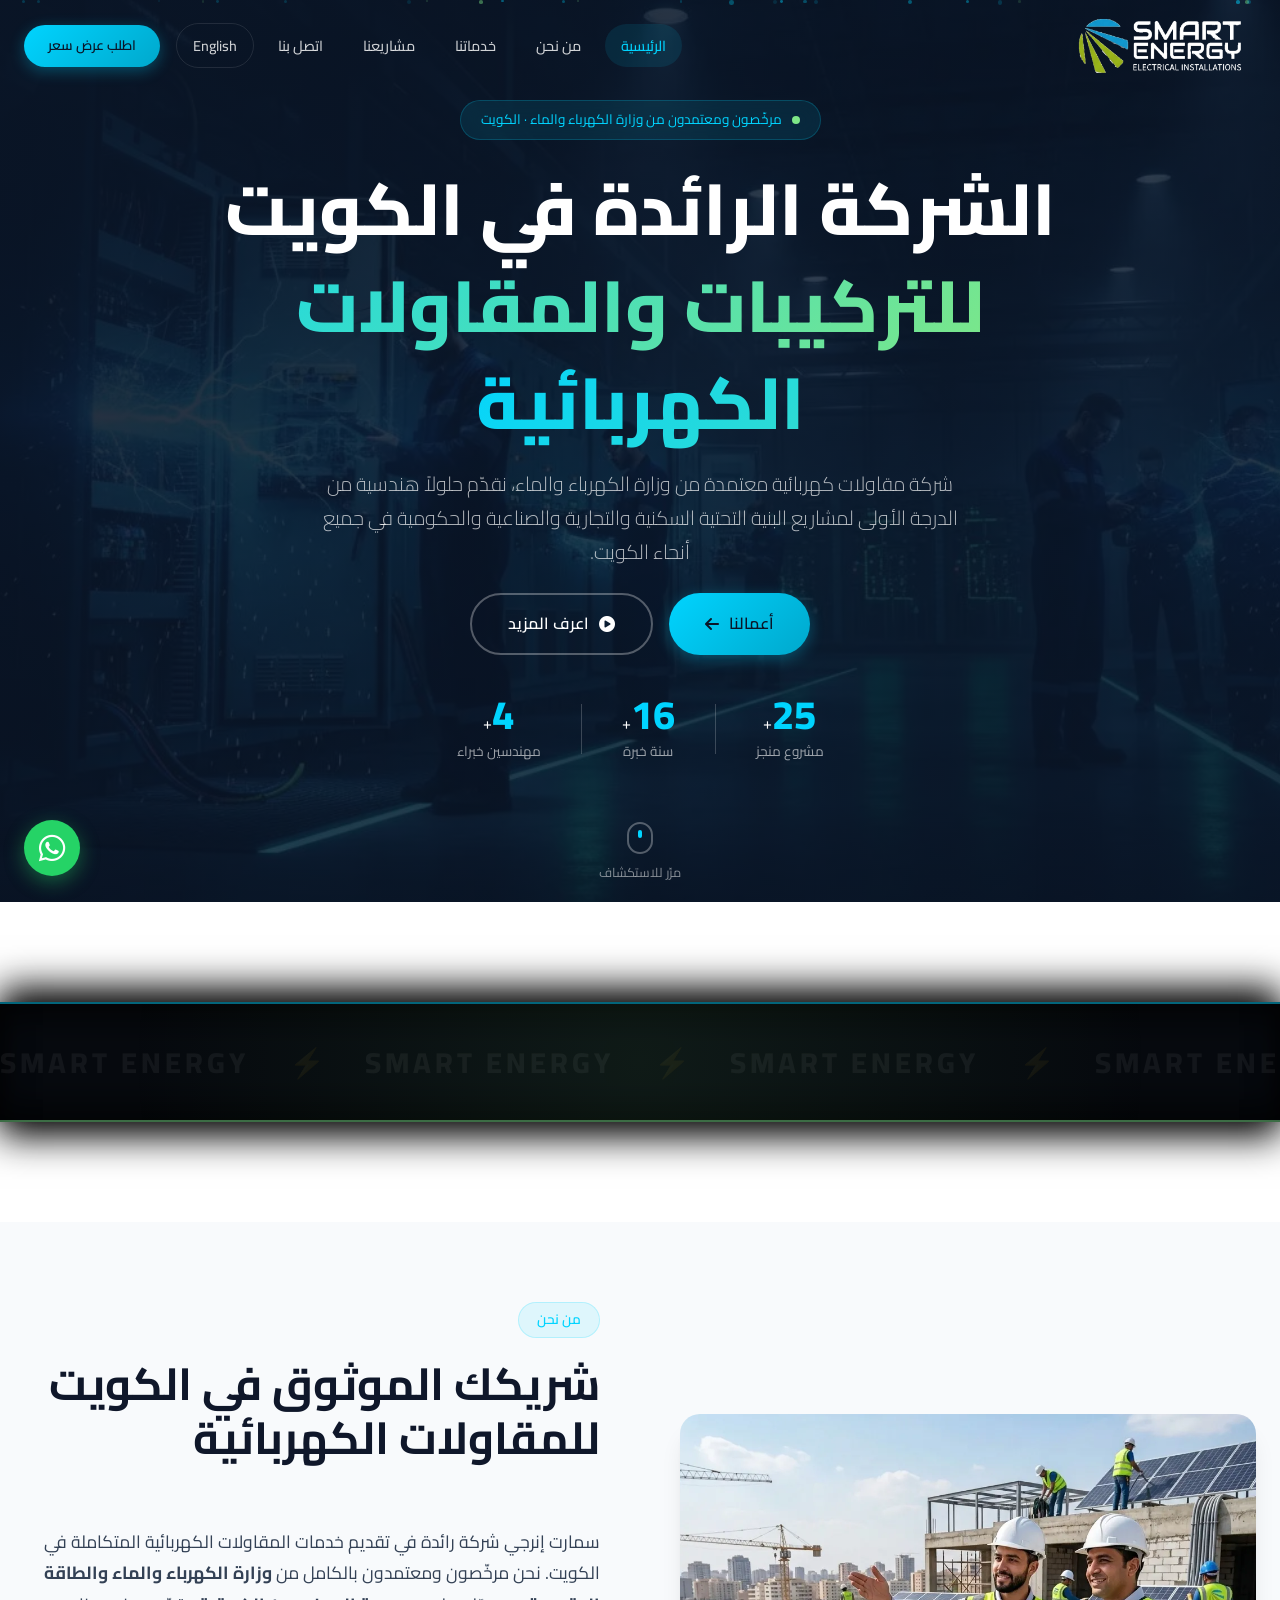
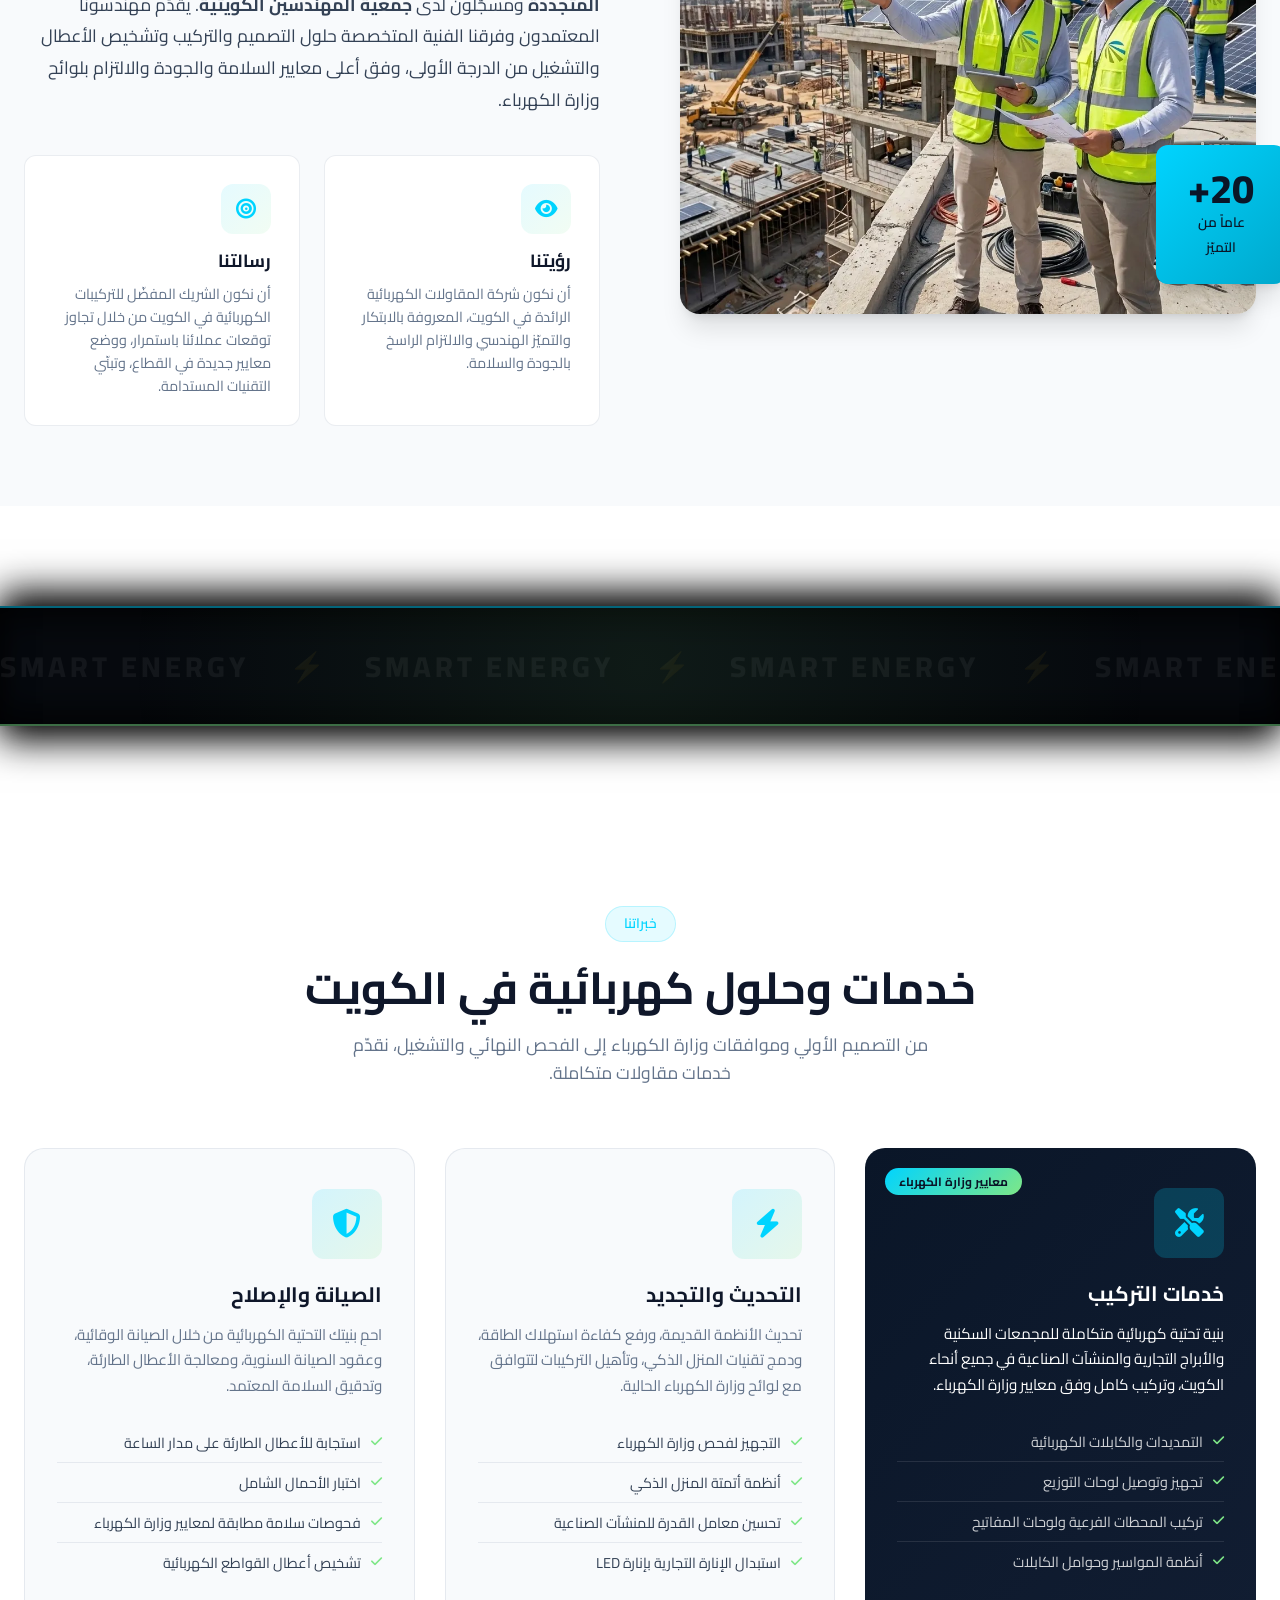
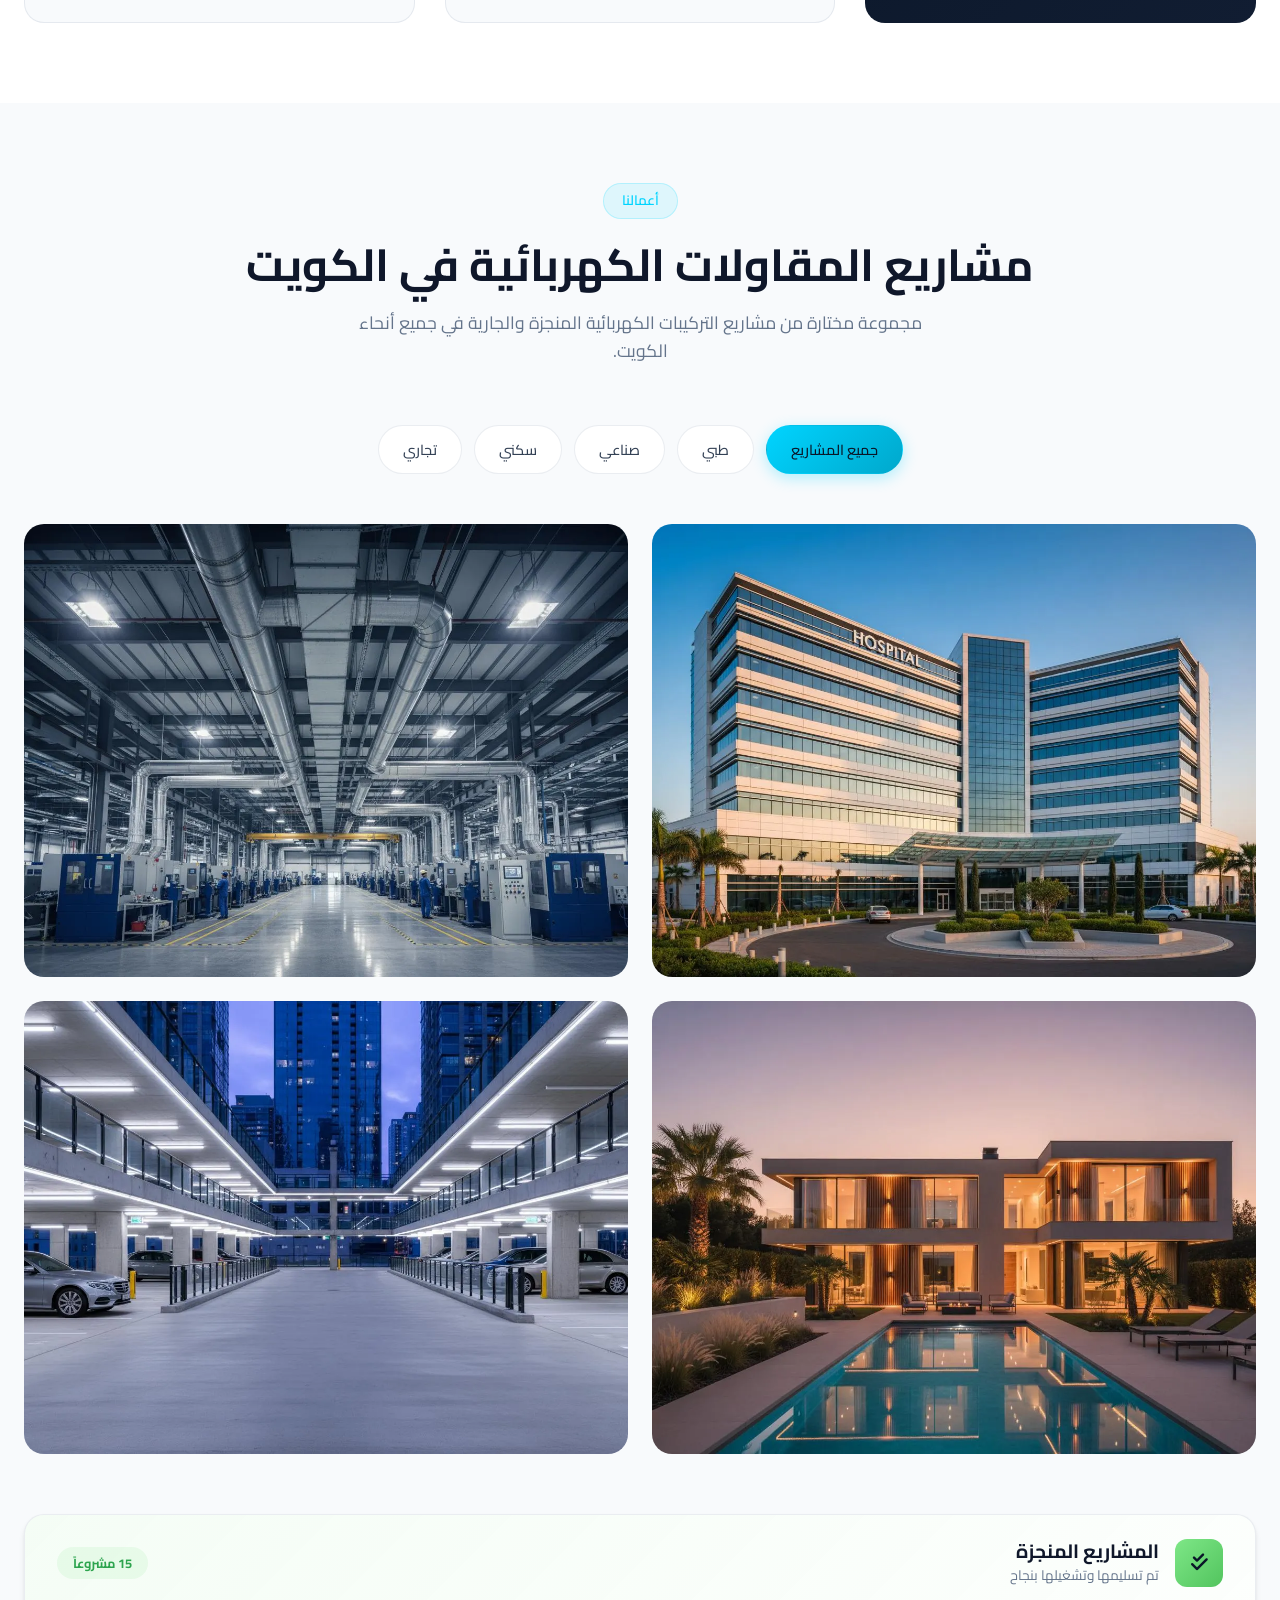
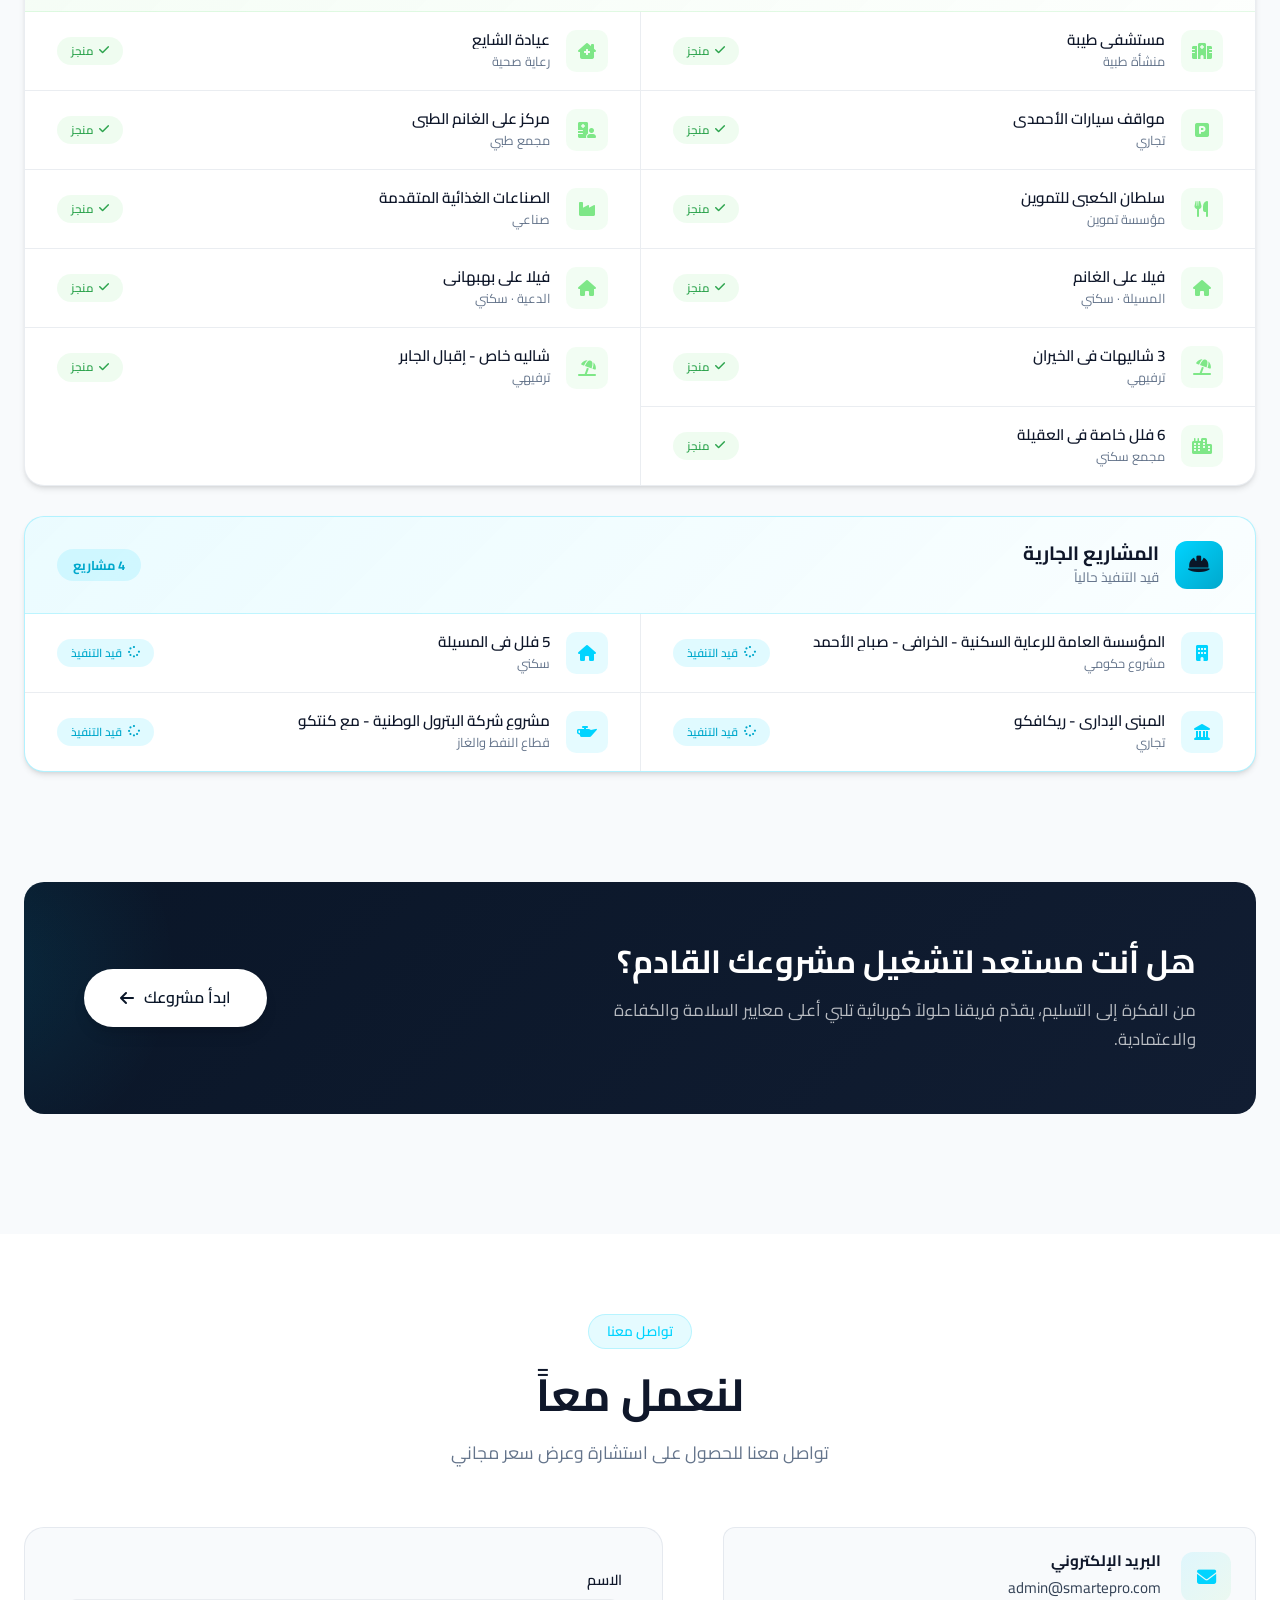
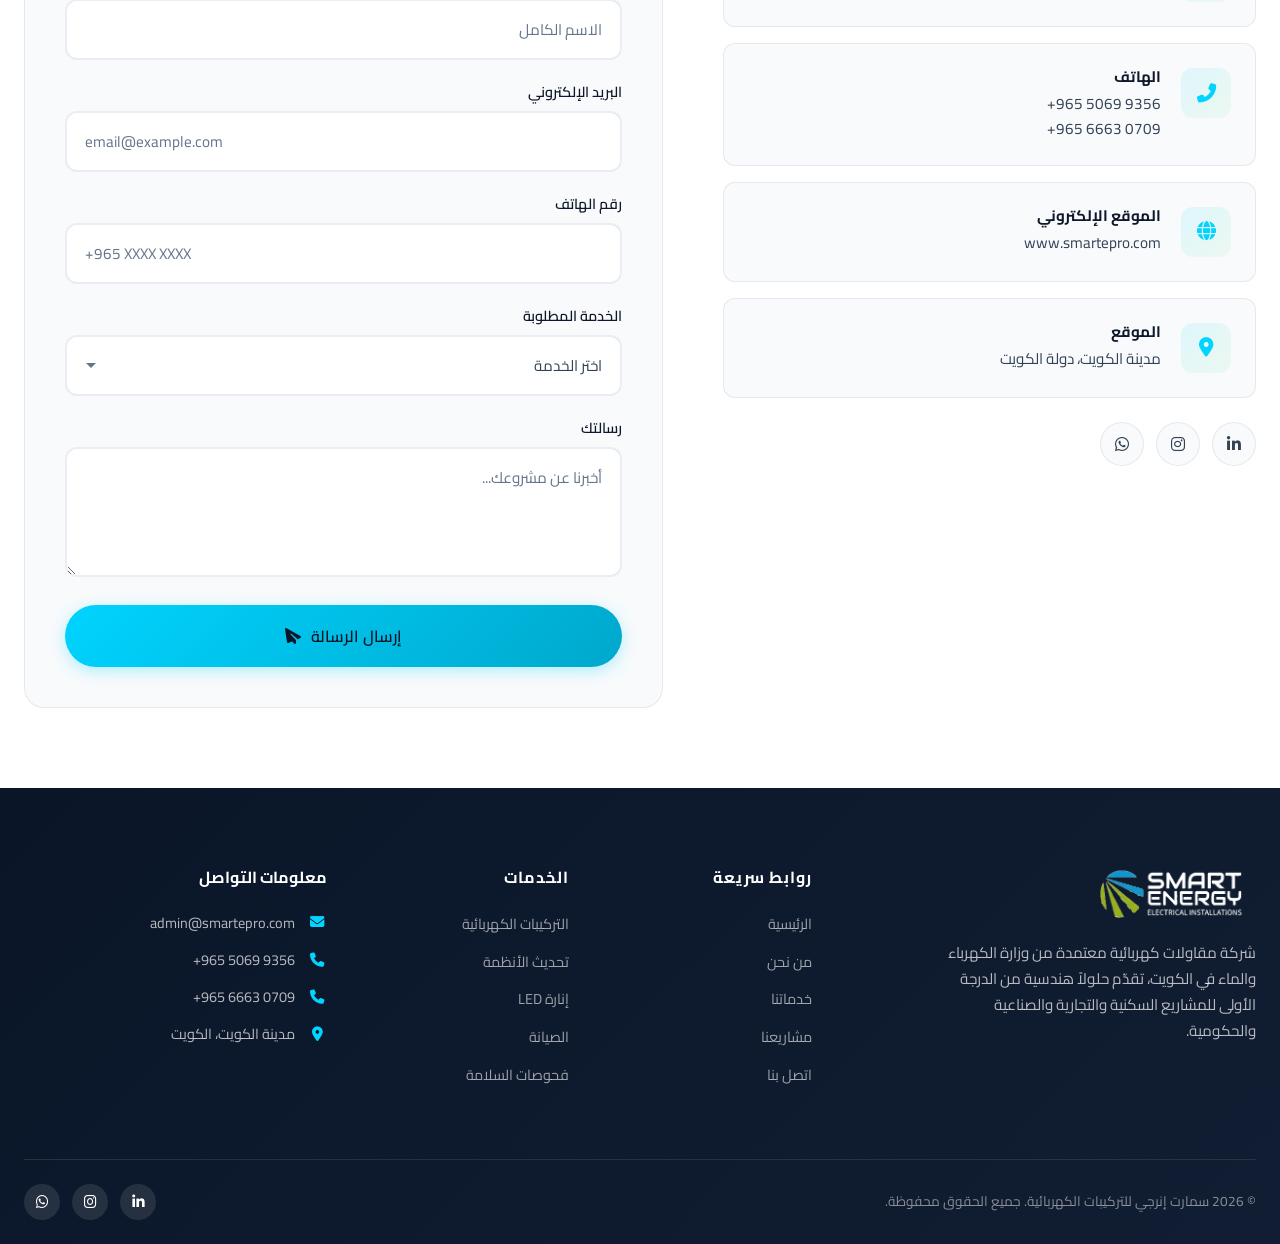
<file: ar/index.html>
<!DOCTYPE html>
<html lang="ar" dir="rtl">
<head>
    <meta charset="UTF-8">
    <meta name="viewport" content="width=device-width, initial-scale=1.0">
    <title>سمارت إنرجي | مقاول تركيبات ومقاولات كهربائية معتمد في الكويت</title>
    <meta name="description" content="مقاول كهربائي معتمد من وزارة الكهرباء والماء في الكويت. متخصصون في التركيبات الكهربائية السكنية والتجارية والصناعية، تمديد الكابلات، تجهيز لوحات التوزيع، واستخراج موافقات وزارة الكهرباء.">
    <meta name="keywords" content="مقاول كهرباء الكويت, شركة مقاولات كهربائية الكويت, تركيبات كهربائية الكويت, كهربائي الكويت, مقاول معتمد وزارة الكهرباء, ترخيص وزارة الكهرباء والماء, تمديدات كهربائية, لوحات توزيع كهربائية, سمارت هوم الكويت">
    <link rel="canonical" href="https://www.smartepro.com/ar/">
    <link rel="alternate" hreflang="en" href="https://www.smartepro.com/">
    <link rel="alternate" hreflang="ar" href="https://www.smartepro.com/ar/">
    <link rel="alternate" hreflang="x-default" href="https://www.smartepro.com/">
    <meta name="theme-color" content="#0a1628">
    
    <!-- Open Graph / Facebook -->
    <meta property="og:type" content="website">
    <meta property="og:url" content="https://www.smartepro.com/ar/">
    <meta property="og:title" content="سمارت إنرجي | مقاول تركيبات ومقاولات كهربائية معتمد في الكويت">
    <meta property="og:description" content="مقاول كهربائي معتمد من وزارة الكهرباء والماء في الكويت. متخصصون في التركيبات الكهربائية السكنية والتجارية والصناعية، تمديد الكابلات، تجهيز لوحات التوزيع، واستخراج موافقات وزارة الكهرباء.">
    <meta property="og:image" content="https://www.smartepro.com/images/og-image.jpg">
    <meta property="og:image:width" content="1200">
    <meta property="og:image:height" content="630">
    <meta property="og:locale" content="ar_KW">
    <meta property="og:locale:alternate" content="en_US">

    <!-- Twitter -->
    <meta property="twitter:card" content="summary_large_image">
    <meta property="twitter:url" content="https://www.smartepro.com/ar/">
    <meta property="twitter:title" content="سمارت إنرجي | مقاول تركيبات ومقاولات كهربائية معتمد في الكويت">
    <meta property="twitter:description" content="مقاول كهربائي معتمد من وزارة الكهرباء والماء في الكويت. متخصصون في التركيبات الكهربائية السكنية والتجارية والصناعية، تمديد الكابلات، تجهيز لوحات التوزيع، واستخراج موافقات وزارة الكهرباء.">
    <meta property="twitter:image" content="https://www.smartepro.com/images/og-image.jpg">

    <link rel="icon" type="image/png" href="../images/favicon.png">
    <link rel="preconnect" href="https://fonts.googleapis.com">
    <link rel="preconnect" href="https://fonts.gstatic.com" crossorigin>
    <link href="https://fonts.googleapis.com/css2?family=Cairo:wght@400;500;600;700;800&family=Inter:wght@400;500;600;700&display=swap" rel="stylesheet">
    <link rel="stylesheet" href="https://cdnjs.cloudflare.com/ajax/libs/font-awesome/6.5.1/css/all.min.css" media="print" onload="this.media='all'">
    <noscript><link rel="stylesheet" href="https://cdnjs.cloudflare.com/ajax/libs/font-awesome/6.5.1/css/all.min.css"></noscript>
    <link rel="preload" as="image" href="../images/hero-bg.webp" type="image/webp">
    <link rel="stylesheet" href="../css/style.css">
    
    <!-- JSON-LD Local Business Structured Data for Kuwait Local SEO -->
    <script type="application/ld+json">
    {
      "@context": "https://schema.org",
      "@type": "Electrician",
      "name": "سمارت إنرجي",
      "alternateName": "Smart Energy Electrical Installations & Contracting",
      "inLanguage": "ar",
      "image": "https://www.smartepro.com/images/logo.png",
      "@id": "https://www.smartepro.com/#organization",
      "url": "https://www.smartepro.com/ar/",
      "telephone": "+96550699356",
      "email": "admin@smartepro.com",
      "priceRange": "$$",
      "address": {
        "@type": "PostalAddress",
        "streetAddress": "مدينة الكويت",
        "addressLocality": "Kuwait City",
        "addressRegion": "Kuwait City",
        "postalCode": "13000",
        "addressCountry": "KW"
      },
      "geo": {
        "@type": "GeoCoordinates",
        "latitude": 29.3759,
        "longitude": 47.9774
      },
      "sameAs": [
        "https://www.linkedin.com/company/smartepro",
        "https://www.instagram.com/smartepro",
        "https://wa.me/96550699356"
      ],
      "areaServed": {
        "@type": "AdministrativeArea",
        "name": "Kuwait"
      },
      "description": "سمارت إنرجي شركة مقاولات كهربائية رائدة في الكويت ومعتمدة من وزارة الكهرباء والماء، متخصصة في مشاريع التركيبات الكهربائية السكنية والتجارية والصناعية والحكومية."
    }
    </script>
</head>
<body>
    <!-- Navigation -->
    <nav class="navbar" id="navbar">
        <div class="container nav-container">
            <a href="#home" class="logo">
                <picture><source srcset="../images/logo.webp" type="image/webp"><img src="../images/logo.png" alt="شعار سمارت إنرجي للتركيبات والمقاولات الكهربائية - الكويت" width="612" height="218" class="logo-img"></picture>
            </a>
            
            <ul class="nav-menu" id="navMenu">
                <li><a href="#home" class="nav-link active">الرئيسية</a></li>
                <li><a href="#about" class="nav-link">من نحن</a></li>
                <li><a href="#services" class="nav-link">خدماتنا</a></li>
                <li><a href="#projects" class="nav-link">مشاريعنا</a></li>
                <li><a href="#contact" class="nav-link">اتصل بنا</a></li>
                <li><a href="../" class="nav-link lang-switch" hreflang="en" lang="en">English</a></li>
                <li><a href="#contact" class="btn btn-primary nav-cta">اطلب عرض سعر</a></li>
            </ul>
            
            <button class="hamburger" id="hamburger" aria-label="فتح القائمة">
                <span></span>
                <span></span>
                <span></span>
            </button>
        </div>
    </nav>

    <!-- Hero Section -->
    <section class="hero" id="home">
        <div class="hero-bg">
            <picture><source srcset="../images/hero-bg.webp" type="image/webp"><img src="../images/hero-bg.jpg" alt="تركيبات ومقاولات كهربائية معتمدة من وزارة الكهرباء في مدينة الكويت - سمارت إنرجي" width="1344" height="768" fetchpriority="high"></picture>
            <div class="hero-overlay"></div>
        </div>
        <div class="hero-particles" id="particles"></div>
        <div class="container hero-content">
            <div class="hero-badge" data-animate="fade-up">
                <span class="badge-dot"></span>
                <span>مرخّصون ومعتمدون من وزارة الكهرباء والماء · الكويت</span>
            </div>
            <h1 class="hero-title" data-animate="fade-up" data-delay="100">
                الشركة الرائدة في الكويت<br>
                <span class="gradient-text">للتركيبات والمقاولات الكهربائية</span>
            </h1>
            <p class="hero-desc" data-animate="fade-up" data-delay="200">
                شركة مقاولات كهربائية معتمدة من وزارة الكهرباء والماء، نقدّم حلولاً هندسية من الدرجة الأولى لمشاريع البنية التحتية السكنية والتجارية والصناعية والحكومية في جميع أنحاء الكويت.
            </p>
            <div class="hero-buttons" data-animate="fade-up" data-delay="300">
                <a href="#projects" class="btn btn-primary btn-lg">
                    <span>أعمالنا</span>
                    <i class="fas fa-arrow-right"></i>
                </a>
                <a href="#about" class="btn btn-outline btn-lg">
                    <i class="fas fa-play-circle"></i>
                    <span>اعرف المزيد</span>
                </a>
            </div>
            <div class="hero-stats" data-animate="fade-up" data-delay="400">
                <div class="stat-item">
                    <span class="stat-number" data-count="30">0</span>+
                    <span class="stat-label">مشروع منجز</span>
                </div>
                <div class="stat-divider"></div>
                <div class="stat-item">
                    <span class="stat-number" data-count="20">0</span>+
                    <span class="stat-label">سنة خبرة</span>
                </div>
                <div class="stat-divider"></div>
                <div class="stat-item">
                    <span class="stat-number" data-count="5">0</span>+
                    <span class="stat-label">مهندسين خبراء</span>
                </div>
            </div>
        </div>
        <div class="scroll-indicator">
            <div class="mouse">
                <div class="wheel"></div>
            </div>
            <span>مرّر للاستكشاف</span>
        </div>
    </section>

    <!-- Electromagnetic Wave Divider -->
    <section class="wave-divider-section">
        <div class="wave-marquee">
            <div class="marquee-track">
                <span class="marquee-item">SMART ENERGY</span>
                <span class="marquee-divider">⚡</span>
                <span class="marquee-item">SMART ENERGY</span>
                <span class="marquee-divider">⚡</span>
                <span class="marquee-item">SMART ENERGY</span>
                <span class="marquee-divider">⚡</span>
                <span class="marquee-item">SMART ENERGY</span>
                <span class="marquee-divider">⚡</span>
                <span class="marquee-item">SMART ENERGY</span>
                <span class="marquee-divider">⚡</span>
            </div>
            <div class="marquee-track" aria-hidden="true">
                <span class="marquee-item">SMART ENERGY</span>
                <span class="marquee-divider">⚡</span>
                <span class="marquee-item">SMART ENERGY</span>
                <span class="marquee-divider">⚡</span>
                <span class="marquee-item">SMART ENERGY</span>
                <span class="marquee-divider">⚡</span>
                <span class="marquee-item">SMART ENERGY</span>
                <span class="marquee-divider">⚡</span>
                <span class="marquee-item">SMART ENERGY</span>
                <span class="marquee-divider">⚡</span>
            </div>
        </div>
        <div class="wave-canvas-wrap">
            <canvas id="waveCanvas"></canvas>
            <div class="wave-overlay-glow"></div>
        </div>
    </section>

    <!-- About Section -->
    <section class="about" id="about">
        <div class="container">
            <div class="about-grid">
                <div class="about-image" data-animate="fade-right">
                    <div class="image-frame">
                        <picture><source srcset="../images/about-team.webp" type="image/webp"><img src="../images/about-team.png" alt="فريق سمارت إنرجي من المهندسين والفنيين الكهربائيين المرخّصين في الكويت" width="1024" height="1024" loading="lazy" decoding="async"></picture>
                        <div class="image-accent"></div>
                    </div>
                    <div class="experience-badge">
                        <span class="exp-number">20+</span>
                        <span class="exp-text">عاماً من<br>التميّز</span>
                    </div>
                </div>
                <div class="about-content" data-animate="fade-left">
                    <div class="section-header">
                        <span class="section-tag">من نحن</span>
                        <h2 class="section-title">شريكك الموثوق في الكويت<br>للمقاولات الكهربائية</h2>
                    </div>
                    <p class="about-text">
                        سمارت إنرجي شركة رائدة في تقديم خدمات المقاولات الكهربائية المتكاملة في الكويت. نحن مرخّصون ومعتمدون بالكامل من <strong>وزارة الكهرباء والماء والطاقة المتجددة</strong> ومسجّلون لدى <strong>جمعية المهندسين الكويتية</strong>. يقدّم مهندسونا المعتمدون وفرقنا الفنية المتخصصة حلول التصميم والتركيب وتشخيص الأعطال والتشغيل من الدرجة الأولى، وفق أعلى معايير السلامة والجودة والالتزام بلوائح وزارة الكهرباء.
                    </p>
                    <div class="vision-mission">
                        <div class="vm-card">
                            <div class="vm-icon">
                                <i class="fas fa-eye"></i>
                            </div>
                            <h3>رؤيتنا</h3>
                            <p>أن نكون شركة المقاولات الكهربائية الرائدة في الكويت، المعروفة بالابتكار والتميّز الهندسي والالتزام الراسخ بالجودة والسلامة.</p>
                        </div>
                        <div class="vm-card">
                            <div class="vm-icon">
                                <i class="fas fa-bullseye"></i>
                            </div>
                            <h3>رسالتنا</h3>
                            <p>أن نكون الشريك المفضّل للتركيبات الكهربائية في الكويت من خلال تجاوز توقعات عملائنا باستمرار، ووضع معايير جديدة في القطاع، وتبنّي التقنيات المستدامة.</p>
                        </div>
                    </div>
                </div>
            </div>
        </div>
    </section>

    <!-- Electromagnetic Wave Divider 2 -->
    <section class="wave-divider-section">
        <div class="wave-marquee">
            <div class="marquee-track">
                <span class="marquee-item">SMART ENERGY</span>
                <span class="marquee-divider">⚡</span>
                <span class="marquee-item">SMART ENERGY</span>
                <span class="marquee-divider">⚡</span>
                <span class="marquee-item">SMART ENERGY</span>
                <span class="marquee-divider">⚡</span>
                <span class="marquee-item">SMART ENERGY</span>
                <span class="marquee-divider">⚡</span>
                <span class="marquee-item">SMART ENERGY</span>
                <span class="marquee-divider">⚡</span>
            </div>
            <div class="marquee-track" aria-hidden="true">
                <span class="marquee-item">SMART ENERGY</span>
                <span class="marquee-divider">⚡</span>
                <span class="marquee-item">SMART ENERGY</span>
                <span class="marquee-divider">⚡</span>
                <span class="marquee-item">SMART ENERGY</span>
                <span class="marquee-divider">⚡</span>
                <span class="marquee-item">SMART ENERGY</span>
                <span class="marquee-divider">⚡</span>
                <span class="marquee-item">SMART ENERGY</span>
                <span class="marquee-divider">⚡</span>
            </div>
        </div>
        <div class="wave-canvas-wrap">
            <canvas id="waveCanvas2"></canvas>
            <div class="wave-overlay-glow"></div>
        </div>
    </section>

    <!-- Services Section -->
    <section class="services" id="services">
        <div class="container">
            <div class="section-header center" data-animate="fade-up">
                <span class="section-tag">خبراتنا</span>
                <h2 class="section-title">خدمات وحلول كهربائية في الكويت</h2>
                <p class="section-subtitle">من التصميم الأولي وموافقات وزارة الكهرباء إلى الفحص النهائي والتشغيل، نقدّم خدمات مقاولات متكاملة.</p>
            </div>
            <div class="services-grid">
                <div class="service-card featured" data-animate="fade-up" data-delay="0">
                    <div class="service-icon-wrap">
                        <div class="service-icon">
                            <i class="fas fa-tools"></i>
                        </div>
                        <div class="service-glow"></div>
                    </div>
                    <div class="featured-badge">معايير وزارة الكهرباء</div>
                    <h3>خدمات التركيب</h3>
                    <p>بنية تحتية كهربائية متكاملة للمجمعات السكنية والأبراج التجارية والمنشآت الصناعية في جميع أنحاء الكويت، وتركيب كامل وفق معايير وزارة الكهرباء.</p>
                    <ul class="service-features">
                        <li><i class="fas fa-check"></i> التمديدات والكابلات الكهربائية</li>
                        <li><i class="fas fa-check"></i> تجهيز وتوصيل لوحات التوزيع</li>
                        <li><i class="fas fa-check"></i> تركيب المحطات الفرعية ولوحات المفاتيح</li>
                        <li><i class="fas fa-check"></i> أنظمة المواسير وحوامل الكابلات</li>
                    </ul>
                </div>
                <div class="service-card" data-animate="fade-up" data-delay="100">
                    <div class="service-icon-wrap">
                        <div class="service-icon">
                            <i class="fas fa-bolt"></i>
                        </div>
                        <div class="service-glow"></div>
                    </div>
                    <h3>التحديث والتجديد</h3>
                    <p>تحديث الأنظمة القديمة، ورفع كفاءة استهلاك الطاقة، ودمج تقنيات المنزل الذكي، وتأهيل التركيبات لتتوافق مع لوائح وزارة الكهرباء الحالية.</p>
                    <ul class="service-features">
                        <li><i class="fas fa-check"></i> التجهيز لفحص وزارة الكهرباء</li>
                        <li><i class="fas fa-check"></i> أنظمة أتمتة المنزل الذكي</li>
                        <li><i class="fas fa-check"></i> تحسين معامل القدرة للمنشآت الصناعية</li>
                        <li><i class="fas fa-check"></i> استبدال الإنارة التجارية بإنارة LED</li>
                    </ul>
                </div>
                <div class="service-card" data-animate="fade-up" data-delay="200">
                    <div class="service-icon-wrap">
                        <div class="service-icon">
                            <i class="fas fa-shield-alt"></i>
                        </div>
                        <div class="service-glow"></div>
                    </div>
                    <h3>الصيانة والإصلاح</h3>
                    <p>احمِ بنيتك التحتية الكهربائية من خلال الصيانة الوقائية، وعقود الصيانة السنوية، ومعالجة الأعطال الطارئة، وتدقيق السلامة المعتمد.</p>
                    <ul class="service-features">
                        <li><i class="fas fa-check"></i> استجابة للأعطال الطارئة على مدار الساعة</li>
                        <li><i class="fas fa-check"></i> اختبار الأحمال الشامل</li>
                        <li><i class="fas fa-check"></i> فحوصات سلامة مطابقة لمعايير وزارة الكهرباء</li>
                        <li><i class="fas fa-check"></i> تشخيص أعطال القواطع الكهربائية</li>
                    </ul>
                </div>
            </div>
        </div>
    </section>

    <!-- Projects Section -->
    <section class="projects" id="projects">
        <div class="container">
            <div class="section-header center" data-animate="fade-up">
                <span class="section-tag">أعمالنا</span>
                <h2 class="section-title">مشاريع المقاولات الكهربائية في الكويت</h2>
                <p class="section-subtitle">مجموعة مختارة من مشاريع التركيبات الكهربائية المنجزة والجارية في جميع أنحاء الكويت.</p>
            </div>
            
            <div class="projects-filter" data-animate="fade-up">
                <button class="filter-btn active" data-filter="all">جميع المشاريع</button>
                <button class="filter-btn" data-filter="medical">طبي</button>
                <button class="filter-btn" data-filter="industrial">صناعي</button>
                <button class="filter-btn" data-filter="residential">سكني</button>
                <button class="filter-btn" data-filter="commercial">تجاري</button>
            </div>
            
            <div class="projects-grid">
                <div class="project-card" data-category="medical" data-animate="fade-up">
                    <div class="project-image">
                        <picture><source srcset="../images/project-hospital.webp" type="image/webp"><img src="../images/project-hospital.jpg" alt="التركيبات الكهربائية لمستشفى طيبة في صباح السالم، الكويت" width="1184" height="864" loading="lazy" decoding="async"></picture>
                        <div class="project-overlay">
                            <span class="project-category">طبي</span>
                            <h3>مستشفى طيبة</h3>
                            <p>تصميم كامل للنظام الكهربائي، ولوحات التوزيع الرئيسية، والتمديدات، والفحص والتشغيل لمنشأة طبية حديثة في صباح السالم، الكويت.</p>
                            <a href="#contact" class="project-link">عرض التفاصيل <i class="fas fa-arrow-right"></i></a>
                        </div>
                    </div>
                </div>
                <div class="project-card" data-category="industrial" data-animate="fade-up" data-delay="100">
                    <div class="project-image">
                        <picture><source srcset="../images/project-factory.webp" type="image/webp"><img src="../images/project-factory.jpg" alt="مقاولات كهربائية صناعية لمصنع كاظمة في أمغرة، الكويت" width="1184" height="864" loading="lazy" decoding="async"></picture>
                        <div class="project-overlay">
                            <span class="project-category">صناعي</span>
                            <h3>مصنع كاظمة</h3>
                            <p>بنية تحتية كهربائية صناعية متكاملة، وتركيب حوامل الكابلات، ولوحات التوزيع، وتغذية المعدات والآلات في منطقة أمغرة الصناعية، الكويت.</p>
                            <a href="#contact" class="project-link">عرض التفاصيل <i class="fas fa-arrow-right"></i></a>
                        </div>
                    </div>
                </div>
                <div class="project-card" data-category="residential" data-animate="fade-up" data-delay="200">
                    <div class="project-image">
                        <picture><source srcset="../images/project-villa.webp" type="image/webp"><img src="../images/project-villa.jpg" alt="تركيبات كهربائية سكنية لمجمع فلل الغانم في المسيلة، الكويت" width="1184" height="864" loading="lazy" decoding="async"></picture>
                        <div class="project-overlay">
                            <span class="project-category">سكني</span>
                            <h3>مجمع فلل الغانم</h3>
                            <p>تصميم كهربائي سكني فاخر، وأتمتة المنزل الذكي، وإنارة الحدائق، واجتياز فحص وزارة الكهرباء في المسيلة، الكويت.</p>
                            <a href="#contact" class="project-link">عرض التفاصيل <i class="fas fa-arrow-right"></i></a>
                        </div>
                    </div>
                </div>
                <div class="project-card" data-category="commercial" data-animate="fade-up">
                    <div class="project-image">
                        <picture><source srcset="../images/project-parking.webp" type="image/webp"><img src="../images/project-parking.jpg" alt="مقاولات كهربائية تجارية لمواقف سيارات الأحمدي، الكويت" width="1184" height="864" loading="lazy" decoding="async"></picture>
                        <div class="project-overlay">
                            <span class="project-category">تجاري</span>
                            <h3>مواقف سيارات الأحمدي</h3>
                            <p>مبنى مواقف متعدد الطوابق مزوّد بأنظمة إنارة LED متطورة، ومحطات شحن للسيارات الكهربائية، وخزائن تحكم آلية في الأحمدي، الكويت.</p>
                            <a href="#contact" class="project-link">عرض التفاصيل <i class="fas fa-arrow-right"></i></a>
                        </div>
                    </div>
                </div>
            </div>
            
            <!-- Completed Projects -->
            <div class="projects-status-section" data-animate="fade-up">
                <div class="status-header completed-header">
                    <div class="status-icon-wrap">
                        <i class="fas fa-check-double"></i>
                    </div>
                    <div>
                        <h3 class="status-title">المشاريع المنجزة</h3>
                        <p class="status-subtitle">تم تسليمها وتشغيلها بنجاح</p>
                    </div>
                    <span class="status-count">15 مشروعاً</span>
                </div>
                <div class="status-projects-grid">
                    <div class="status-project-card completed">
                        <div class="status-project-icon"><i class="fas fa-hospital"></i></div>
                        <div class="status-project-info">
                            <h4>مستشفى طيبة</h4>
                            <p>منشأة طبية</p>
                        </div>
                        <span class="status-badge completed-badge"><i class="fas fa-check"></i> منجز</span>
                    </div>
                    <div class="status-project-card completed">
                        <div class="status-project-icon"><i class="fas fa-clinic-medical"></i></div>
                        <div class="status-project-info">
                            <h4>عيادة الشايع</h4>
                            <p>رعاية صحية</p>
                        </div>
                        <span class="status-badge completed-badge"><i class="fas fa-check"></i> منجز</span>
                    </div>
                    <div class="status-project-card completed">
                        <div class="status-project-icon"><i class="fas fa-parking"></i></div>
                        <div class="status-project-info">
                            <h4>مواقف سيارات الأحمدي</h4>
                            <p>تجاري</p>
                        </div>
                        <span class="status-badge completed-badge"><i class="fas fa-check"></i> منجز</span>
                    </div>
                    <div class="status-project-card completed">
                        <div class="status-project-icon"><i class="fas fa-hospital-user"></i></div>
                        <div class="status-project-info">
                            <h4>مركز علي الغانم الطبي</h4>
                            <p>مجمع طبي</p>
                        </div>
                        <span class="status-badge completed-badge"><i class="fas fa-check"></i> منجز</span>
                    </div>
                    <div class="status-project-card completed">
                        <div class="status-project-icon"><i class="fas fa-utensils"></i></div>
                        <div class="status-project-info">
                            <h4>سلطان الكعبي للتموين</h4>
                            <p>مؤسسة تموين</p>
                        </div>
                        <span class="status-badge completed-badge"><i class="fas fa-check"></i> منجز</span>
                    </div>
                    <div class="status-project-card completed">
                        <div class="status-project-icon"><i class="fas fa-industry"></i></div>
                        <div class="status-project-info">
                            <h4>الصناعات الغذائية المتقدمة</h4>
                            <p>صناعي</p>
                        </div>
                        <span class="status-badge completed-badge"><i class="fas fa-check"></i> منجز</span>
                    </div>
                    <div class="status-project-card completed">
                        <div class="status-project-icon"><i class="fas fa-home"></i></div>
                        <div class="status-project-info">
                            <h4>فيلا علي الغانم</h4>
                            <p>المسيلة · سكني</p>
                        </div>
                        <span class="status-badge completed-badge"><i class="fas fa-check"></i> منجز</span>
                    </div>
                    <div class="status-project-card completed">
                        <div class="status-project-icon"><i class="fas fa-home"></i></div>
                        <div class="status-project-info">
                            <h4>فيلا علي بهبهاني</h4>
                            <p>الدعية · سكني</p>
                        </div>
                        <span class="status-badge completed-badge"><i class="fas fa-check"></i> منجز</span>
                    </div>
                    <div class="status-project-card completed">
                        <div class="status-project-icon"><i class="fas fa-umbrella-beach"></i></div>
                        <div class="status-project-info">
                            <h4>3 شاليهات في الخيران</h4>
                            <p>ترفيهي</p>
                        </div>
                        <span class="status-badge completed-badge"><i class="fas fa-check"></i> منجز</span>
                    </div>
                    <div class="status-project-card completed">
                        <div class="status-project-icon"><i class="fas fa-umbrella-beach"></i></div>
                        <div class="status-project-info">
                            <h4>شاليه خاص - إقبال الجابر</h4>
                            <p>ترفيهي</p>
                        </div>
                        <span class="status-badge completed-badge"><i class="fas fa-check"></i> منجز</span>
                    </div>
                    <div class="status-project-card completed">
                        <div class="status-project-icon"><i class="fas fa-city"></i></div>
                        <div class="status-project-info">
                            <h4>6 فلل خاصة في العقيلة</h4>
                            <p>مجمع سكني</p>
                        </div>
                        <span class="status-badge completed-badge"><i class="fas fa-check"></i> منجز</span>
                    </div>
                </div>
            </div>

            <!-- Ongoing Projects -->
            <div class="projects-status-section ongoing-section" data-animate="fade-up">
                <div class="status-header ongoing-header">
                    <div class="status-icon-wrap ongoing-icon">
                        <i class="fas fa-hard-hat"></i>
                    </div>
                    <div>
                        <h3 class="status-title">المشاريع الجارية</h3>
                        <p class="status-subtitle">قيد التنفيذ حالياً</p>
                    </div>
                    <span class="status-count ongoing-count">4 مشاريع</span>
                </div>
                <div class="status-projects-grid">
                    <div class="status-project-card ongoing">
                        <div class="status-project-icon ongoing-project-icon"><i class="fas fa-building"></i></div>
                        <div class="status-project-info">
                            <h4>المؤسسة العامة للرعاية السكنية - الخرافي - صباح الأحمد</h4>
                            <p>مشروع حكومي</p>
                        </div>
                        <span class="status-badge ongoing-badge-pro"><i class="fas fa-spinner fa-pulse"></i> قيد التنفيذ</span>
                    </div>
                    <div class="status-project-card ongoing">
                        <div class="status-project-icon ongoing-project-icon"><i class="fas fa-home"></i></div>
                        <div class="status-project-info">
                            <h4>5 فلل في المسيلة</h4>
                            <p>سكني</p>
                        </div>
                        <span class="status-badge ongoing-badge-pro"><i class="fas fa-spinner fa-pulse"></i> قيد التنفيذ</span>
                    </div>
                    <div class="status-project-card ongoing">
                        <div class="status-project-icon ongoing-project-icon"><i class="fas fa-landmark"></i></div>
                        <div class="status-project-info">
                            <h4>المبنى الإداري - ريكافكو</h4>
                            <p>تجاري</p>
                        </div>
                        <span class="status-badge ongoing-badge-pro"><i class="fas fa-spinner fa-pulse"></i> قيد التنفيذ</span>
                    </div>
                    <div class="status-project-card ongoing">
                        <div class="status-project-icon ongoing-project-icon"><i class="fas fa-oil-can"></i></div>
                        <div class="status-project-info">
                            <h4>مشروع شركة البترول الوطنية - مع كنتكو</h4>
                            <p>قطاع النفط والغاز</p>
                        </div>
                        <span class="status-badge ongoing-badge-pro"><i class="fas fa-spinner fa-pulse"></i> قيد التنفيذ</span>
                    </div>
                </div>
            </div>
        </div>
    </section>

    <!-- CTA Section -->
    <section class="cta-section">
        <div class="container">
            <div class="cta-box" data-animate="scale-in">
                <div class="cta-content">
                    <h2>هل أنت مستعد لتشغيل مشروعك القادم؟</h2>
                    <p>من الفكرة إلى التسليم، يقدّم فريقنا حلولاً كهربائية تلبي أعلى معايير السلامة والكفاءة والاعتمادية.</p>
                </div>
                <a href="#contact" class="btn btn-white btn-lg">
                    <span>ابدأ مشروعك</span>
                    <i class="fas fa-arrow-right"></i>
                </a>
            </div>
        </div>
    </section>

    <!-- Contact Section -->
    <section class="contact" id="contact">
        <div class="container">
            <div class="section-header center" data-animate="fade-up">
                <span class="section-tag">تواصل معنا</span>
                <h2 class="section-title">لنعمل معاً</h2>
                <p class="section-subtitle">تواصل معنا للحصول على استشارة وعرض سعر مجاني</p>
            </div>
            <div class="contact-grid">
                <div class="contact-info" data-animate="fade-right">
                    <div class="info-card">
                        <div class="info-icon">
                            <i class="fas fa-envelope"></i>
                        </div>
                        <div class="info-content">
                            <h4>البريد الإلكتروني</h4>
                            <a href="mailto:admin@smartepro.com">admin@smartepro.com</a>
                        </div>
                    </div>
                    <div class="info-card">
                        <div class="info-icon">
                            <i class="fas fa-phone-alt"></i>
                        </div>
                        <div class="info-content">
                            <h4>الهاتف</h4>
                            <a href="tel:+96550699356">+965 5069 9356</a>
                            <a href="tel:+96566630709">+965 6663 0709</a>
                        </div>
                    </div>
                    <div class="info-card">
                        <div class="info-icon">
                            <i class="fas fa-globe"></i>
                        </div>
                        <div class="info-content">
                            <h4>الموقع الإلكتروني</h4>
                            <a href="https://www.smartepro.com" target="_blank" rel="noopener">www.smartepro.com</a>
                        </div>
                    </div>
                    <div class="info-card">
                        <div class="info-icon">
                            <i class="fas fa-map-marker-alt"></i>
                        </div>
                        <div class="info-content">
                            <h4>الموقع</h4>
                            <p>مدينة الكويت، دولة الكويت</p>
                        </div>
                    </div>
                    <div class="social-links">
                        <a href="https://www.linkedin.com/company/smartepro" class="social-link" aria-label="لينكدإن" target="_blank" rel="noopener">
                            <i class="fab fa-linkedin-in"></i>
                        </a>
                        <a href="https://www.instagram.com/smartepro" class="social-link" aria-label="إنستغرام" target="_blank" rel="noopener">
                            <i class="fab fa-instagram"></i>
                        </a>
                        <a href="https://wa.me/96550699356" class="social-link" aria-label="واتساب" target="_blank" rel="noopener">
                            <i class="fab fa-whatsapp"></i>
                        </a>
                    </div>
                </div>
                <div class="contact-form-wrap" data-animate="fade-left">
                    <form class="contact-form" action="../contact.php" method="POST" id="contactForm">
                        <div class="hp-field" aria-hidden="true">
                            <label for="website">اترك هذا الحقل فارغاً</label>
                            <input type="text" id="website" name="website" tabindex="-1" autocomplete="off">
                        </div>
                        <input type="hidden" name="lang" value="ar">
                        <div class="form-group">
                            <label for="name">الاسم</label>
                            <input type="text" id="name" name="name" class="form-input" placeholder="الاسم الكامل" maxlength="100" autocomplete="name" required>
                        </div>
                        <div class="form-group">
                            <label for="email">البريد الإلكتروني</label>
                            <input type="email" id="email" name="email" class="form-input" placeholder="email@example.com" dir="ltr" maxlength="150" autocomplete="email" required>
                        </div>
                        <div class="form-group">
                            <label for="phone">رقم الهاتف</label>
                            <input type="tel" id="phone" name="phone" class="form-input" placeholder="+965 XXXX XXXX" dir="ltr" maxlength="30" autocomplete="tel">
                        </div>
                        <div class="form-group">
                            <label for="subject">الخدمة المطلوبة</label>
                            <select id="subject" name="subject" class="form-input form-select">
                                <option value="">اختر الخدمة</option>
                                <option value="installation">خدمات التركيب</option>
                                <option value="upgrade">التحديث والتجديد</option>
                                <option value="maintenance">الصيانة والإصلاح</option>
                                <option value="consultation">استشارة عامة</option>
                            </select>
                        </div>
                        <div class="form-group">
                            <label for="message">رسالتك</label>
                            <textarea id="message" name="message" class="form-input form-textarea" placeholder="أخبرنا عن مشروعك..." maxlength="5000" required></textarea>
                        </div>
                        <p class="form-error" id="formError" role="alert" hidden></p>
                        <button type="submit" class="btn btn-primary btn-submit">
                            <span>إرسال الرسالة</span>
                            <i class="fas fa-paper-plane"></i>
                        </button>
                    </form>
                    <div class="form-success" id="formSuccess" role="status" aria-live="polite">
                        <div class="success-icon">
                            <i class="fas fa-check-circle"></i>
                        </div>
                        <h3>تم إرسال رسالتك!</h3>
                        <p>شكراً لتواصلك معنا. سنرد عليك خلال 24 ساعة.</p>
                    </div>
                </div>
            </div>
        </div>
    </section>

    <!-- Footer -->
    <footer class="footer">
        <div class="container">
            <div class="footer-grid">
                <div class="footer-brand">
                    <a href="#home" class="footer-logo">
                        <picture><source srcset="../images/logo.webp" type="image/webp"><img src="../images/logo.png" alt="سمارت إنرجي للتركيبات والمقاولات الكهربائية في الكويت" width="612" height="218" class="logo-img" loading="lazy"></picture>
                    </a>
                    <p class="footer-desc">شركة مقاولات كهربائية معتمدة من وزارة الكهرباء والماء في الكويت، تقدّم حلولاً هندسية من الدرجة الأولى للمشاريع السكنية والتجارية والصناعية والحكومية.</p>
                </div>
                <div class="footer-links">
                    <h4>روابط سريعة</h4>
                    <ul>
                        <li><a href="#home">الرئيسية</a></li>
                        <li><a href="#about">من نحن</a></li>
                        <li><a href="#services">خدماتنا</a></li>
                        <li><a href="#projects">مشاريعنا</a></li>
                        <li><a href="#contact">اتصل بنا</a></li>
                    </ul>
                </div>
                <div class="footer-links">
                    <h4>الخدمات</h4>
                    <ul>
                        <li><a href="#services">التركيبات الكهربائية</a></li>
                        <li><a href="#services">تحديث الأنظمة</a></li>
                        <li><a href="#services">إنارة LED</a></li>
                        <li><a href="#services">الصيانة</a></li>
                        <li><a href="#services">فحوصات السلامة</a></li>
                    </ul>
                </div>
                <div class="footer-contact">
                    <h4>معلومات التواصل</h4>
                    <p><i class="fas fa-envelope"></i> admin@smartepro.com</p>
                    <p><i class="fas fa-phone"></i> <span class="ltr">+965 5069 9356</span></p>
                    <p><i class="fas fa-phone"></i> <span class="ltr">+965 6663 0709</span></p>
                    <p><i class="fas fa-map-marker-alt"></i> مدينة الكويت، الكويت</p>
                </div>
            </div>
            <div class="footer-bottom">
                <p>&copy; <span id="year">2026</span> سمارت إنرجي للتركيبات الكهربائية. جميع الحقوق محفوظة.</p>
                <div class="footer-social">
                    <a href="https://www.linkedin.com/company/smartepro" aria-label="لينكدإن" target="_blank" rel="noopener"><i class="fab fa-linkedin-in"></i></a>
                    <a href="https://www.instagram.com/smartepro" aria-label="إنستغرام" target="_blank" rel="noopener"><i class="fab fa-instagram"></i></a>
                    <a href="https://wa.me/96550699356" aria-label="واتساب" target="_blank" rel="noopener"><i class="fab fa-whatsapp"></i></a>
                </div>
            </div>
        </div>
    </footer>

    <a href="https://wa.me/96550699356?text=%D9%85%D8%B1%D8%AD%D8%A8%D8%A7%D9%8B%20%D8%B3%D9%85%D8%A7%D8%B1%D8%AA%20%D8%A5%D9%86%D8%B1%D8%AC%D9%8A%D8%8C%20%D8%A3%D8%B1%D8%BA%D8%A8%20%D9%81%D9%8A%20%D8%A7%D9%84%D8%AD%D8%B5%D9%88%D9%84%20%D8%B9%D9%84%D9%89%20%D8%B9%D8%B1%D8%B6%20%D8%B3%D8%B9%D8%B1." class="whatsapp-float" target="_blank" rel="noopener" aria-label="تواصل معنا عبر واتساب">
        <i class="fab fa-whatsapp"></i>
    </a>

    <a href="#home" class="back-to-top" id="backToTop" aria-label="العودة إلى الأعلى">
        <i class="fas fa-chevron-up"></i>
    </a>

    <script src="../js/main.js"></script>
</body>
</html>
</file>
<file: css/style.css>
/* ========================================
   SMART ENERGY - PROFESSIONAL STYLES
   ======================================== */

/* CSS Variables */
:root {
    --primary: #00d4ff;
    --primary-dark: #00a8cc;
    --secondary: #7ee787;
    --accent: #f59e0b;
    --dark: #0a1628;
    --dark-light: #111d32;
    --dark-lighter: #1a2744;
    --light: #f8fafc;
    --text: #334155;
    --text-light: #64748b;
    --text-dark: #0f172a;
    --white: #ffffff;
    --border: rgba(148, 163, 184, 0.2);
    --glass: rgba(255, 255, 255, 0.05);
    --glass-border: rgba(255, 255, 255, 0.1);
    --shadow-sm: 0 1px 2px 0 rgb(0 0 0 / 0.05);
    --shadow: 0 4px 6px -1px rgb(0 0 0 / 0.1), 0 2px 4px -2px rgb(0 0 0 / 0.1);
    --shadow-lg: 0 10px 15px -3px rgb(0 0 0 / 0.1), 0 4px 6px -4px rgb(0 0 0 / 0.1);
    --shadow-xl: 0 20px 25px -5px rgb(0 0 0 / 0.1), 0 8px 10px -6px rgb(0 0 0 / 0.1);
    --shadow-glow: 0 0 40px rgba(0, 212, 255, 0.15);
    --radius: 12px;
    --radius-lg: 20px;
    --transition: all 0.3s cubic-bezier(0.4, 0, 0.2, 1);
    --transition-slow: all 0.5s cubic-bezier(0.4, 0, 0.2, 1);
    --font-main: 'Inter', -apple-system, BlinkMacSystemFont, sans-serif;
    --font-display: 'Playfair Display', Georgia, serif;
}

/* Reset & Base */
*, *::before, *::after {
    margin: 0;
    padding: 0;
    box-sizing: border-box;
}

html {
    scroll-behavior: smooth;
    font-size: 16px;
    /* Stops slide-in animations from widening the page on phones */
    overflow-x: clip;
}

body {
    font-family: var(--font-main);
    color: var(--text);
    background: var(--white);
    line-height: 1.6;
    overflow-x: hidden;
    -webkit-font-smoothing: antialiased;
    -moz-osx-font-smoothing: grayscale;
}

img {
    max-width: 100%;
    height: auto;
    display: block;
}

a {
    text-decoration: none;
    color: inherit;
    transition: var(--transition);
}

ul {
    list-style: none;
}

/* Container */
.container {
    width: 100%;
    max-width: 1280px;
    margin: 0 auto;
    padding: 0 24px;
}

/* Typography */
h1, h2, h3, h4, h5, h6 {
    font-weight: 700;
    line-height: 1.2;
    color: var(--text-dark);
}

/* ========================================
   BUTTONS
   ======================================== */
.btn {
    display: inline-flex;
    align-items: center;
    justify-content: center;
    gap: 10px;
    padding: 12px 28px;
    font-family: var(--font-main);
    font-size: 0.95rem;
    font-weight: 600;
    border: none;
    border-radius: 50px;
    cursor: pointer;
    transition: var(--transition);
    text-transform: uppercase;
    letter-spacing: 0.5px;
    position: relative;
    overflow: hidden;
}

.btn-primary {
    background: linear-gradient(135deg, var(--primary) 0%, var(--primary-dark) 100%);
    color: var(--dark);
    box-shadow: 0 4px 15px rgba(0, 212, 255, 0.3);
}

.btn-primary:hover {
    transform: translateY(-2px);
    box-shadow: 0 8px 25px rgba(0, 212, 255, 0.4);
}

.btn-outline {
    background: transparent;
    color: var(--white);
    border: 2px solid rgba(255, 255, 255, 0.3);
}

.btn-outline:hover {
    border-color: var(--primary);
    background: rgba(0, 212, 255, 0.1);
    color: var(--primary);
}

.btn-white {
    background: var(--white);
    color: var(--dark);
    box-shadow: var(--shadow-lg);
}

.btn-white:hover {
    transform: translateY(-2px);
    box-shadow: var(--shadow-xl);
}

.btn-lg {
    padding: 16px 36px;
    font-size: 1rem;
}

.btn-submit {
    width: 100%;
    padding: 16px;
    font-size: 1rem;
}

/* ========================================
   NAVIGATION
   ======================================== */
.navbar {
    position: fixed;
    top: 0;
    left: 0;
    right: 0;
    z-index: 1000;
    padding: 16px 0;
    transition: var(--transition-slow);
    background: transparent;
}

.navbar.scrolled {
    background: rgba(10, 22, 40, 0.95);
    backdrop-filter: blur(20px);
    -webkit-backdrop-filter: blur(20px);
    box-shadow: 0 4px 30px rgba(0, 0, 0, 0.3);
    padding: 12px 0;
}

.nav-container {
    display: flex;
    align-items: center;
    justify-content: space-between;
}

.logo {
    display: flex;
    align-items: center;
    gap: 12px;
}

.logo-icon {
    width: 40px;
    height: 40px;
    flex-shrink: 0;
}

.logo-icon svg {
    width: 100%;
    height: 100%;
}

.logo-text {
    display: flex;
    flex-direction: column;
}

.logo-main {
    font-size: 1.1rem;
    font-weight: 800;
    color: var(--white);
    letter-spacing: 1px;
    line-height: 1.2;
}

.logo-sub {
    font-size: 0.65rem;
    font-weight: 500;
    color: var(--primary);
    letter-spacing: 2px;
    text-transform: uppercase;
    line-height: 1.2;
}

.logo-img {
    height: 60px;
    width: auto;
    display: block;
    transition: var(--transition);
}

.logo:hover .logo-img,
.footer-logo:hover .logo-img {
    transform: scale(1.05);
}

.footer-logo .logo-img {
    height: 52px;
    transition: var(--transition);
}

.nav-menu {
    display: flex;
    align-items: center;
    gap: 8px;
}

.nav-link {
    color: rgba(255, 255, 255, 0.8);
    font-size: 0.9rem;
    font-weight: 500;
    padding: 8px 16px;
    border-radius: 50px;
    transition: var(--transition);
}

.nav-link:hover,
.nav-link.active {
    color: var(--primary);
    background: rgba(0, 212, 255, 0.1);
}

.nav-cta {
    margin-left: 8px;
    padding: 10px 24px;
    font-size: 0.85rem;
}

/* Hamburger */
.hamburger {
    display: none;
    flex-direction: column;
    gap: 5px;
    background: none;
    border: none;
    cursor: pointer;
    padding: 5px;
    z-index: 1001;
}

.hamburger span {
    display: block;
    width: 28px;
    height: 2px;
    background: var(--white);
    border-radius: 2px;
    transition: var(--transition);
}

.hamburger.active span:nth-child(1) {
    transform: rotate(45deg) translate(5px, 5px);
}

.hamburger.active span:nth-child(2) {
    opacity: 0;
}

.hamburger.active span:nth-child(3) {
    transform: rotate(-45deg) translate(5px, -5px);
}

/* ========================================
   HERO SECTION
   ======================================== */
.hero {
    position: relative;
    min-height: 100vh;
    display: flex;
    align-items: center;
    justify-content: center;
    overflow: hidden;
    background: var(--dark);
    padding: 100px 0 140px;
}

.hero-bg {
    position: absolute;
    inset: 0;
    z-index: 1;
}

.hero-bg img {
    width: 100%;
    height: 100%;
    object-fit: cover;
    opacity: 0.6;
}

.hero-overlay {
    position: absolute;
    inset: 0;
    background: linear-gradient(135deg, rgba(10, 22, 40, 0.9) 0%, rgba(10, 22, 40, 0.7) 50%, rgba(10, 22, 40, 0.8) 100%);
    z-index: 2;
}

.hero-particles {
    position: absolute;
    inset: 0;
    z-index: 3;
    pointer-events: none;
}

.particle {
    position: absolute;
    width: 4px;
    height: 4px;
    background: var(--primary);
    border-radius: 50%;
    opacity: 0.3;
    animation: float 15s infinite;
}

@keyframes float {
    0%, 100% { transform: translateY(100vh) rotate(0deg); opacity: 0; }
    10% { opacity: 0.5; }
    90% { opacity: 0.5; }
    100% { transform: translateY(-100vh) rotate(720deg); opacity: 0; }
}

.hero-content {
    position: relative;
    z-index: 4;
    text-align: center;
    max-width: 900px;
}

.hero-badge {
    display: inline-flex;
    align-items: center;
    gap: 10px;
    padding: 8px 20px;
    background: rgba(0, 212, 255, 0.1);
    border: 1px solid rgba(0, 212, 255, 0.2);
    border-radius: 50px;
    font-size: 0.85rem;
    color: var(--primary);
    margin-bottom: 20px;
    backdrop-filter: blur(10px);
}

.badge-dot {
    width: 8px;
    height: 8px;
    background: var(--secondary);
    border-radius: 50%;
    animation: pulse 2s infinite;
}

@keyframes pulse {
    0%, 100% { opacity: 1; transform: scale(1); }
    50% { opacity: 0.5; transform: scale(1.2); }
}

.hero-title {
    font-size: clamp(2.5rem, 6vw, 4.5rem);
    font-weight: 800;
    color: var(--white);
    margin-bottom: 16px;
    line-height: 1.1;
    letter-spacing: -1px;
}

.gradient-text {
    background: linear-gradient(135deg, var(--primary) 0%, var(--secondary) 100%);
    -webkit-background-clip: text;
    -webkit-text-fill-color: transparent;
    background-clip: text;
}

.hero-desc {
    font-size: clamp(1rem, 2vw, 1.25rem);
    color: rgba(255, 255, 255, 0.7);
    max-width: 640px;
    margin: 0 auto 24px;
    line-height: 1.7;
    font-weight: 300;
}

.hero-buttons {
    display: flex;
    gap: 16px;
    justify-content: center;
    margin-bottom: 40px;
    flex-wrap: wrap;
}

.hero-stats {
    display: flex;
    align-items: center;
    justify-content: center;
    gap: 40px;
    flex-wrap: wrap;
}

.stat-item {
    text-align: center;
    color: var(--white);
}

.stat-number {
    font-size: 2.5rem;
    font-weight: 800;
    color: var(--primary);
    line-height: 1;
}

.stat-label {
    display: block;
    font-size: 0.85rem;
    color: rgba(255, 255, 255, 0.6);
    margin-top: 4px;
    text-transform: uppercase;
    letter-spacing: 1px;
}

.stat-divider {
    width: 1px;
    height: 50px;
    background: rgba(255, 255, 255, 0.2);
}

/* Scroll Indicator */
.scroll-indicator {
    position: absolute;
    bottom: 20px;
    left: 50%;
    transform: translateX(-50%);
    z-index: 4;
    display: flex;
    flex-direction: column;
    align-items: center;
    gap: 8px;
    color: rgba(255, 255, 255, 0.5);
    font-size: 0.8rem;
    letter-spacing: 2px;
    text-transform: uppercase;
}

.mouse {
    width: 26px;
    height: 32px;
    border: 2px solid rgba(255, 255, 255, 0.3);
    border-radius: 13px;
    position: relative;
}

.wheel {
    width: 4px;
    height: 8px;
    background: var(--primary);
    border-radius: 2px;
    position: absolute;
    top: 6px;
    left: 50%;
    transform: translateX(-50%);
    animation: scroll-wheel 2s infinite;
}

@keyframes scroll-wheel {
    0% { opacity: 1; top: 6px; }
    100% { opacity: 0; top: 16px; }
}

/* ========================================
   SECTION HEADERS
   ======================================== */
.section-header {
    margin-bottom: 60px;
}

.section-header.center {
    text-align: center;
}

.section-tag {
    display: inline-block;
    padding: 6px 18px;
    background: rgba(0, 212, 255, 0.1);
    color: var(--primary);
    font-size: 0.85rem;
    font-weight: 600;
    text-transform: uppercase;
    letter-spacing: 2px;
    border-radius: 50px;
    margin-bottom: 20px;
    border: 1px solid rgba(0, 212, 255, 0.2);
}

.section-title {
    font-size: clamp(1.8rem, 4vw, 2.8rem);
    font-weight: 700;
    color: var(--text-dark);
    margin-bottom: 16px;
    line-height: 1.2;
}

.section-subtitle {
    font-size: 1.1rem;
    color: var(--text-light);
    max-width: 600px;
    margin: 0 auto;
    font-weight: 400;
}

/* ========================================
   ABOUT SECTION
   ======================================== */
.about {
    padding: 80px 0;
    background: var(--light);
    position: relative;
}

.about-grid {
    display: grid;
    grid-template-columns: 1fr 1fr;
    gap: 80px;
    align-items: center;
}

.about-image {
    position: relative;
}

.image-frame {
    position: relative;
    border-radius: var(--radius-lg);
    overflow: hidden;
    box-shadow: var(--shadow-xl);
}

.image-frame img {
    width: 100%;
    height: 500px;
    object-fit: cover;
    transition: var(--transition-slow);
}

.image-frame:hover img {
    transform: scale(1.05);
}

.image-accent {
    position: absolute;
    top: -20px;
    right: -20px;
    width: 100%;
    height: 100%;
    border: 3px solid var(--primary);
    border-radius: var(--radius-lg);
    z-index: -1;
    opacity: 0.5;
}

.experience-badge {
    position: absolute;
    bottom: 30px;
    left: -30px;
    background: linear-gradient(135deg, var(--primary) 0%, var(--primary-dark) 100%);
    color: var(--dark);
    padding: 24px 32px;
    border-radius: var(--radius);
    box-shadow: var(--shadow-xl);
    text-align: center;
}

.exp-number {
    display: block;
    font-size: 2.5rem;
    font-weight: 800;
    line-height: 1;
}

.exp-text {
    font-size: 0.85rem;
    font-weight: 600;
    line-height: 1.3;
}

.about-text {
    font-size: 1.1rem;
    color: var(--text);
    margin-bottom: 40px;
    line-height: 1.8;
}

.vision-mission {
    display: grid;
    grid-template-columns: 1fr 1fr;
    gap: 24px;
}

.vm-card {
    background: var(--white);
    padding: 28px;
    border-radius: var(--radius);
    border: 1px solid var(--border);
    transition: var(--transition);
}

.vm-card:hover {
    transform: translateY(-4px);
    box-shadow: var(--shadow-lg);
    border-color: var(--primary);
}

.vm-icon {
    width: 50px;
    height: 50px;
    background: linear-gradient(135deg, rgba(0, 212, 255, 0.1) 0%, rgba(126, 231, 135, 0.1) 100%);
    border-radius: var(--radius);
    display: flex;
    align-items: center;
    justify-content: center;
    margin-bottom: 16px;
}

.vm-icon i {
    font-size: 1.25rem;
    color: var(--primary);
}

.vm-card h3 {
    font-size: 1.1rem;
    margin-bottom: 10px;
    color: var(--text-dark);
}

.vm-card p {
    font-size: 0.9rem;
    color: var(--text-light);
    line-height: 1.6;
}

/* ========================================
   SERVICES SECTION
   ======================================== */
.services {
    padding: 80px 0;
    background: var(--white);
}

.services-grid {
    display: grid;
    grid-template-columns: repeat(3, 1fr);
    gap: 30px;
}

.service-card {
    background: var(--light);
    border-radius: var(--radius-lg);
    padding: 40px 32px;
    border: 1px solid var(--border);
    transition: var(--transition);
    position: relative;
    overflow: hidden;
}

.service-card::before {
    content: '';
    position: absolute;
    top: 0;
    left: 0;
    right: 0;
    height: 4px;
    background: linear-gradient(90deg, var(--primary), var(--secondary));
    transform: scaleX(0);
    transition: var(--transition-slow);
}

.service-card:hover::before {
    transform: scaleX(1);
}

.service-card:hover {
    transform: translateY(-8px);
    box-shadow: var(--shadow-xl);
    border-color: transparent;
}

.service-card.featured {
    background: linear-gradient(135deg, var(--dark) 0%, var(--dark-light) 100%);
    color: var(--white);
    border: none;
}

.service-card.featured h3,
.service-card.featured p {
    color: var(--white);
}

.featured-badge {
    position: absolute;
    top: 20px;
    right: 20px;
    background: linear-gradient(135deg, var(--primary), var(--secondary));
    color: var(--dark);
    font-size: 0.75rem;
    font-weight: 700;
    padding: 4px 14px;
    border-radius: 50px;
    text-transform: uppercase;
    letter-spacing: 1px;
}

.service-icon-wrap {
    position: relative;
    width: 70px;
    height: 70px;
    margin-bottom: 24px;
}

.service-icon {
    width: 70px;
    height: 70px;
    background: linear-gradient(135deg, rgba(0, 212, 255, 0.15) 0%, rgba(126, 231, 135, 0.15) 100%);
    border-radius: var(--radius);
    display: flex;
    align-items: center;
    justify-content: center;
    position: relative;
    z-index: 2;
}

.service-card.featured .service-icon {
    background: rgba(0, 212, 255, 0.2);
}

.service-icon i {
    font-size: 1.8rem;
    color: var(--primary);
}

.service-glow {
    position: absolute;
    top: 50%;
    left: 50%;
    transform: translate(-50%, -50%);
    width: 100%;
    height: 100%;
    background: radial-gradient(circle, rgba(0, 212, 255, 0.3) 0%, transparent 70%);
    border-radius: 50%;
    opacity: 0;
    transition: var(--transition);
    z-index: 1;
}

.service-card:hover .service-glow {
    opacity: 1;
    transform: translate(-50%, -50%) scale(2);
}

.service-card h3 {
    font-size: 1.3rem;
    margin-bottom: 14px;
    color: var(--text-dark);
}

.service-card > p {
    font-size: 0.95rem;
    color: var(--text-light);
    margin-bottom: 24px;
    line-height: 1.7;
}

.service-features {
    margin-top: auto;
}

.service-features li {
    display: flex;
    align-items: center;
    gap: 10px;
    padding: 8px 0;
    font-size: 0.9rem;
    color: var(--text);
    border-bottom: 1px solid var(--border);
}

.service-features li:last-child {
    border-bottom: none;
}

.service-features li i {
    color: var(--secondary);
    font-size: 0.8rem;
}

.service-card.featured .service-features li {
    color: rgba(255, 255, 255, 0.8);
    border-color: rgba(255, 255, 255, 0.1);
}

.service-card.featured .service-features li i {
    color: var(--secondary);
}

/* ========================================
   PROJECTS SECTION
   ======================================== */
.projects {
    padding: 80px 0;
    background: var(--light);
}

.projects-filter {
    display: flex;
    justify-content: center;
    gap: 12px;
    margin-bottom: 50px;
    flex-wrap: wrap;
}

.filter-btn {
    padding: 10px 24px;
    background: var(--white);
    border: 1px solid var(--border);
    border-radius: 50px;
    font-family: var(--font-main);
    font-size: 0.9rem;
    font-weight: 500;
    color: var(--text);
    cursor: pointer;
    transition: var(--transition);
}

.filter-btn:hover,
.filter-btn.active {
    background: linear-gradient(135deg, var(--primary) 0%, var(--primary-dark) 100%);
    color: var(--dark);
    border-color: transparent;
    box-shadow: 0 4px 15px rgba(0, 212, 255, 0.3);
}

.projects-grid {
    display: grid;
    grid-template-columns: repeat(2, 1fr);
    gap: 24px;
    margin-bottom: 60px;
}

.project-card {
    border-radius: var(--radius-lg);
    overflow: hidden;
    position: relative;
    aspect-ratio: 4/3;
    cursor: pointer;
}

.project-image {
    position: relative;
    width: 100%;
    height: 100%;
}

.project-image img {
    width: 100%;
    height: 100%;
    object-fit: cover;
    transition: var(--transition-slow);
}

.project-card:hover .project-image img {
    transform: scale(1.1);
}

.project-overlay {
    position: absolute;
    inset: 0;
    background: linear-gradient(to top, rgba(10, 22, 40, 0.95) 0%, rgba(10, 22, 40, 0.4) 50%, transparent 100%);
    display: flex;
    flex-direction: column;
    justify-content: flex-end;
    padding: 32px;
    opacity: 0;
    transition: var(--transition-slow);
}

.project-card:hover .project-overlay {
    opacity: 1;
}

.project-category {
    display: inline-block;
    padding: 4px 14px;
    background: rgba(0, 212, 255, 0.2);
    color: var(--primary);
    font-size: 0.75rem;
    font-weight: 600;
    text-transform: uppercase;
    letter-spacing: 1px;
    border-radius: 50px;
    margin-bottom: 12px;
    width: fit-content;
    backdrop-filter: blur(10px);
}

.project-overlay h3 {
    color: var(--white);
    font-size: 1.4rem;
    margin-bottom: 8px;
}

.project-overlay p {
    color: rgba(255, 255, 255, 0.7);
    font-size: 0.9rem;
    line-height: 1.6;
    margin-bottom: 16px;
}

.project-link {
    display: inline-flex;
    align-items: center;
    gap: 8px;
    color: var(--primary);
    font-weight: 600;
    font-size: 0.9rem;
}

.project-link:hover {
    gap: 14px;
}

.project-link i {
    transition: var(--transition);
}

/* Projects Status Sections */
.projects-status-section {
    background: var(--white);
    border-radius: var(--radius-lg);
    overflow: hidden;
    border: 1px solid var(--border);
    margin-bottom: 30px;
    box-shadow: var(--shadow);
}

.projects-status-section.ongoing-section {
    border-color: rgba(0, 212, 255, 0.3);
}

.status-header {
    display: flex;
    align-items: center;
    gap: 16px;
    padding: 24px 32px;
    border-bottom: 1px solid var(--border);
}

.completed-header {
    background: linear-gradient(135deg, rgba(126, 231, 135, 0.08) 0%, rgba(126, 231, 135, 0.02) 100%);
    border-bottom-color: rgba(126, 231, 135, 0.2);
}

.ongoing-header {
    background: linear-gradient(135deg, rgba(0, 212, 255, 0.08) 0%, rgba(0, 212, 255, 0.02) 100%);
    border-bottom-color: rgba(0, 212, 255, 0.2);
}

.status-icon-wrap {
    width: 48px;
    height: 48px;
    border-radius: 12px;
    display: flex;
    align-items: center;
    justify-content: center;
    background: linear-gradient(135deg, var(--secondary) 0%, #52c45e 100%);
    color: var(--dark);
    font-size: 1.2rem;
    flex-shrink: 0;
}

.status-icon-wrap.ongoing-icon {
    background: linear-gradient(135deg, var(--primary) 0%, var(--primary-dark) 100%);
}

.status-title {
    font-size: 1.2rem;
    color: var(--text-dark);
    margin-bottom: 2px;
}

.status-header .status-subtitle {
    font-size: 0.85rem;
    color: var(--text-light);
    margin: 0;
    max-width: none;
}

.status-count {
    margin-left: auto;
    padding: 6px 16px;
    background: rgba(126, 231, 135, 0.12);
    color: #2da44e;
    font-size: 0.8rem;
    font-weight: 700;
    border-radius: 50px;
    text-transform: uppercase;
    letter-spacing: 0.5px;
    white-space: nowrap;
}

.status-count.ongoing-count {
    background: rgba(0, 212, 255, 0.12);
    color: var(--primary-dark);
}

.status-projects-grid {
    display: grid;
    grid-template-columns: repeat(2, 1fr);
    gap: 0;
}

.status-project-card {
    display: flex;
    align-items: center;
    gap: 16px;
    padding: 18px 32px;
    border-bottom: 1px solid var(--border);
    border-right: 1px solid var(--border);
    transition: var(--transition);
}

.status-project-card:hover {
    background: rgba(0, 212, 255, 0.03);
}

.status-project-card:nth-child(2n) {
    border-right: none;
}

.status-project-card:nth-last-child(-n+2) {
    border-bottom: none;
}

.status-project-icon {
    width: 42px;
    height: 42px;
    border-radius: 10px;
    display: flex;
    align-items: center;
    justify-content: center;
    background: rgba(126, 231, 135, 0.1);
    color: var(--secondary);
    font-size: 1rem;
    flex-shrink: 0;
}

.status-project-icon.ongoing-project-icon {
    background: rgba(0, 212, 255, 0.1);
    color: var(--primary);
}

.status-project-info {
    flex: 1;
    min-width: 0;
}

.status-project-info h4 {
    font-size: 0.95rem;
    font-weight: 600;
    color: var(--text-dark);
    margin-bottom: 2px;
    white-space: nowrap;
    overflow: hidden;
    text-overflow: ellipsis;
}

.status-project-info p {
    font-size: 0.8rem;
    color: var(--text-light);
    margin: 0;
}

.status-badge {
    display: inline-flex;
    align-items: center;
    gap: 6px;
    padding: 5px 14px;
    font-size: 0.72rem;
    font-weight: 600;
    border-radius: 50px;
    text-transform: uppercase;
    letter-spacing: 0.5px;
    white-space: nowrap;
    flex-shrink: 0;
}

.completed-badge {
    background: rgba(126, 231, 135, 0.12);
    color: #2da44e;
}

.ongoing-badge-pro {
    background: rgba(0, 212, 255, 0.12);
    color: var(--primary-dark);
}

.ongoing-badge {
    display: inline-block;
    padding: 2px 10px;
    background: rgba(0, 212, 255, 0.1);
    color: var(--primary);
    font-size: 0.7rem;
    font-weight: 600;
    text-transform: uppercase;
    letter-spacing: 1px;
    border-radius: 50px;
    margin-left: 8px;
}

/* ========================================
   CTA SECTION
   ======================================== */
.cta-section {
    padding: 0 0 120px;
    background: var(--light);
}

.cta-box {
    background: linear-gradient(135deg, var(--dark) 0%, var(--dark-light) 100%);
    border-radius: var(--radius-lg);
    padding: 60px;
    display: flex;
    align-items: center;
    justify-content: space-between;
    gap: 40px;
    position: relative;
    overflow: hidden;
}

.cta-box::before {
    content: '';
    position: absolute;
    top: -50%;
    right: -20%;
    width: 400px;
    height: 400px;
    background: radial-gradient(circle, rgba(0, 212, 255, 0.1) 0%, transparent 70%);
    border-radius: 50%;
}

.cta-content {
    position: relative;
    z-index: 1;
    max-width: 600px;
}

.cta-content h2 {
    color: var(--white);
    font-size: 2rem;
    margin-bottom: 16px;
}

.cta-content p {
    color: rgba(255, 255, 255, 0.7);
    font-size: 1.05rem;
    line-height: 1.7;
}

.cta-box .btn {
    position: relative;
    z-index: 1;
    flex-shrink: 0;
}

/* ========================================
   CONTACT SECTION
   ======================================== */
.contact {
    padding: 80px 0;
    background: var(--white);
}

.contact-grid {
    display: grid;
    grid-template-columns: 1fr 1.2fr;
    gap: 60px;
}

.info-card {
    display: flex;
    align-items: flex-start;
    gap: 20px;
    padding: 24px;
    background: var(--light);
    border-radius: var(--radius);
    border: 1px solid var(--border);
    margin-bottom: 16px;
    transition: var(--transition);
}

.info-card:hover {
    transform: translateX(8px);
    border-color: var(--primary);
    box-shadow: var(--shadow);
}

.info-icon {
    width: 50px;
    height: 50px;
    background: linear-gradient(135deg, rgba(0, 212, 255, 0.1) 0%, rgba(126, 231, 135, 0.1) 100%);
    border-radius: var(--radius);
    display: flex;
    align-items: center;
    justify-content: center;
    flex-shrink: 0;
}

.info-icon i {
    font-size: 1.2rem;
    color: var(--primary);
}

.info-content h4 {
    font-size: 0.95rem;
    margin-bottom: 6px;
    color: var(--text-dark);
}

.info-content a,
.info-content p {
    font-size: 0.95rem;
    color: var(--text);
    display: block;
    line-height: 1.6;
}

.info-content a:hover {
    color: var(--primary);
}

.social-links {
    display: flex;
    gap: 12px;
    margin-top: 24px;
}

.social-link {
    width: 44px;
    height: 44px;
    background: var(--light);
    border: 1px solid var(--border);
    border-radius: 50%;
    display: flex;
    align-items: center;
    justify-content: center;
    color: var(--text);
    transition: var(--transition);
}

.social-link:hover {
    background: linear-gradient(135deg, var(--primary) 0%, var(--primary-dark) 100%);
    color: var(--dark);
    border-color: transparent;
    transform: translateY(-3px);
    box-shadow: 0 4px 15px rgba(0, 212, 255, 0.3);
}

/* Contact Form */
.contact-form-wrap {
    background: var(--light);
    border-radius: var(--radius-lg);
    padding: 40px;
    border: 1px solid var(--border);
    position: relative;
}

.form-group {
    margin-bottom: 20px;
}

.form-group label {
    display: block;
    font-size: 0.9rem;
    font-weight: 600;
    color: var(--text-dark);
    margin-bottom: 8px;
}

.form-input {
    width: 100%;
    padding: 14px 18px;
    background: var(--white);
    border: 2px solid var(--border);
    border-radius: var(--radius);
    font-family: var(--font-main);
    font-size: 0.95rem;
    color: var(--text);
    transition: var(--transition);
    outline: none;
}

.form-input:focus {
    border-color: var(--primary);
    box-shadow: 0 0 0 4px rgba(0, 212, 255, 0.1);
}

.form-input::placeholder {
    color: var(--text-light);
}

.form-textarea {
    min-height: 130px;
    resize: vertical;
}

.form-select {
    cursor: pointer;
    appearance: none;
    background-image: url("data:image/svg+xml,%3Csvg xmlns='http://www.w3.org/2000/svg' width='12' height='12' viewBox='0 0 12 12'%3E%3Cpath fill='%2364748b' d='M6 8L1 3h10z'/%3E%3C/svg%3E");
    background-repeat: no-repeat;
    background-position: right 18px center;
    padding-right: 45px;
}

/* Form Success */
.form-success {
    position: absolute;
    inset: 0;
    background: var(--white);
    border-radius: var(--radius-lg);
    display: flex;
    flex-direction: column;
    align-items: center;
    justify-content: center;
    padding: 40px;
    text-align: center;
    opacity: 0;
    visibility: hidden;
    transition: var(--transition);
}

.form-success.show {
    opacity: 1;
    visibility: visible;
}

.success-icon {
    width: 80px;
    height: 80px;
    background: linear-gradient(135deg, rgba(126, 231, 135, 0.2) 0%, rgba(0, 212, 255, 0.2) 100%);
    border-radius: 50%;
    display: flex;
    align-items: center;
    justify-content: center;
    margin-bottom: 24px;
}

.success-icon i {
    font-size: 2.5rem;
    color: var(--secondary);
}

.form-success h3 {
    font-size: 1.5rem;
    margin-bottom: 12px;
    color: var(--text-dark);
}

.form-success p {
    color: var(--text-light);
    font-size: 1rem;
}

/* ========================================
   FOOTER
   ======================================== */
.footer {
    background: linear-gradient(135deg, var(--dark) 0%, var(--dark-light) 100%);
    padding: 80px 0 0;
    color: rgba(255, 255, 255, 0.7);
}

.footer-grid {
    display: grid;
    grid-template-columns: 2fr 1fr 1fr 1.5fr;
    gap: 40px;
    margin-bottom: 60px;
}

.footer-logo {
    display: flex;
    align-items: center;
    gap: 12px;
    margin-bottom: 20px;
}

.footer-logo .logo-main {
    color: var(--white);
}

.footer-logo .logo-sub {
    color: var(--primary);
}

.footer-desc {
    font-size: 0.95rem;
    line-height: 1.7;
    max-width: 320px;
}

.footer-links h4,
.footer-contact h4 {
    color: var(--white);
    font-size: 1rem;
    margin-bottom: 24px;
    text-transform: uppercase;
    letter-spacing: 1px;
}

.footer-links li {
    margin-bottom: 12px;
}

.footer-links a {
    font-size: 0.9rem;
    color: rgba(255, 255, 255, 0.6);
    transition: var(--transition);
}

.footer-links a:hover {
    color: var(--primary);
    padding-left: 4px;
}

.footer-contact p {
    display: flex;
    align-items: center;
    gap: 12px;
    margin-bottom: 14px;
    font-size: 0.9rem;
}

.footer-contact i {
    color: var(--primary);
    width: 20px;
    text-align: center;
}

.footer-bottom {
    border-top: 1px solid rgba(255, 255, 255, 0.1);
    padding: 24px 0;
    display: flex;
    justify-content: space-between;
    align-items: center;
}

.footer-bottom p {
    font-size: 0.85rem;
    color: rgba(255, 255, 255, 0.5);
}

.footer-social {
    display: flex;
    gap: 12px;
}

.footer-social a {
    width: 36px;
    height: 36px;
    background: rgba(255, 255, 255, 0.1);
    border-radius: 50%;
    display: flex;
    align-items: center;
    justify-content: center;
    color: var(--white);
    font-size: 0.9rem;
    transition: var(--transition);
}

.footer-social a:hover {
    background: var(--primary);
    color: var(--dark);
    transform: translateY(-3px);
}

/* Back to Top */
.back-to-top {
    position: fixed;
    bottom: 30px;
    right: 30px;
    width: 48px;
    height: 48px;
    background: linear-gradient(135deg, var(--primary) 0%, var(--primary-dark) 100%);
    color: var(--dark);
    border-radius: 50%;
    display: flex;
    align-items: center;
    justify-content: center;
    font-size: 1.1rem;
    box-shadow: var(--shadow-glow);
    opacity: 0;
    visibility: hidden;
    transform: translateY(20px);
    transition: var(--transition);
    z-index: 999;
    border: none;
    cursor: pointer;
}

.back-to-top.show {
    opacity: 1;
    visibility: visible;
    transform: translateY(0);
}

.back-to-top:hover {
    transform: translateY(-4px);
    box-shadow: 0 8px 30px rgba(0, 212, 255, 0.4);
}

/* ========================================
   ANIMATIONS
   ======================================== */
[data-animate] {
    opacity: 0;
    transition: opacity 0.8s ease, transform 0.8s ease;
}

[data-animate="fade-up"] {
    transform: translateY(40px);
}

[data-animate="fade-right"] {
    transform: translateX(-40px);
}

[data-animate="fade-left"] {
    transform: translateX(40px);
}

[data-animate="scale-in"] {
    transform: scale(0.95);
}

[data-animate].animated {
    opacity: 1;
    transform: translate(0) scale(1);
}

/* ========================================
   RESPONSIVE DESIGN
   ======================================== */
@media (max-width: 1024px) {
    .about-grid {
        grid-template-columns: 1fr;
        gap: 60px;
    }
    
    .about-image {
        order: -1;
        max-width: 600px;
        margin: 0 auto;
    }
    
    .experience-badge {
        left: 20px;
        bottom: 20px;
    }
    
    .services-grid {
        grid-template-columns: 1fr;
        max-width: 500px;
        margin: 0 auto;
    }
    
    .contact-grid {
        grid-template-columns: 1fr;
    }
    
    .footer-grid {
        grid-template-columns: 1fr 1fr;
    }
}

@media (max-width: 768px) {
    .wave-divider-section {
        margin: 60px 0;
        height: 100px;
    }
    .logo-img {
        height: 50px;
    }
    .hamburger {
        display: flex;
    }
    
    .nav-menu {
        position: fixed;
        top: 0;
        right: -100%;
        width: 80%;
        max-width: 350px;
        height: 100vh;
        background: var(--dark);
        flex-direction: column;
        padding: 100px 40px 40px;
        gap: 8px;
        transition: var(--transition-slow);
        box-shadow: -10px 0 40px rgba(0, 0, 0, 0.3);
    }
    
    .nav-menu.active {
        right: 0;
    }
    
    .nav-link {
        font-size: 1.1rem;
        padding: 12px 20px;
        width: 100%;
    }
    
    .nav-cta {
        margin-left: 0;
        margin-top: 16px;
        width: 100%;
    }
    
    .hero-stats {
        gap: 24px;
    }
    
    .stat-divider {
        display: none;
    }
    
    .hero-buttons {
        flex-direction: column;
        align-items: center;
    }
    
    .btn-lg {
        width: 100%;
        max-width: 280px;
    }
    
    .scroll-indicator {
        display: none;
    }
    
    .vision-mission {
        grid-template-columns: 1fr;
    }
    
    .projects-grid {
        grid-template-columns: 1fr;
    }
    
    .status-projects-grid {
        grid-template-columns: 1fr;
    }
    
    .status-project-card {
        border-right: none;
    }
    
    .status-project-card:last-child {
        border-bottom: none;
    }
    
    .status-project-card:nth-last-child(2) {
        border-bottom: 1px solid var(--border);
    }
    
    .status-header {
        flex-wrap: wrap;
    }
    
    .status-count {
        margin-left: 0;
    }
    
    .cta-box {
        flex-direction: column;
        text-align: center;
        padding: 40px 30px;
    }
    
    .footer-grid {
        grid-template-columns: 1fr;
        gap: 40px;
    }
    
    .footer-bottom {
        flex-direction: column;
        gap: 16px;
        text-align: center;
    }
}

@media (max-width: 480px) {
    .wave-divider-section {
        margin: 40px 0;
        height: 80px;
    }
    .container {
        padding: 0 16px;
    }
    
    .hero-content {
        padding-top: 100px;
    }
    
    .experience-badge {
        padding: 16px 20px;
    }
    
    .exp-number {
        font-size: 1.8rem;
    }
    
    .about,
    .services,
    .projects,
    .contact {
        padding: 80px 0;
    }
    
    .cta-section {
        padding: 0 0 80px;
    }
    
    .contact-form-wrap {
        padding: 24px;
    }
    
    .status-header {
        padding: 16px 20px;
    }
    
    .status-project-card {
        padding: 14px 20px;
    }
    
    .status-badge {
        padding: 4px 10px;
        font-size: 0.65rem;
    }
}

/* ========================================
   ELECTROMAGNETIC WAVE DIVIDER
   ======================================== */
.wave-divider-section {
    position: relative;
    width: 100%;
    height: 120px;
    background: #06090e;
    overflow: hidden;
    border-top: 2px solid rgba(0, 212, 255, 0.45);
    border-bottom: 2px solid rgba(126, 231, 135, 0.45);
    box-shadow: 0 -15px 35px rgba(0, 0, 0, 0.95), 0 15px 35px rgba(0, 0, 0, 0.95), inset 0 15px 30px rgba(0, 0, 0, 0.6), inset 0 -15px 30px rgba(0, 0, 0, 0.6);
    margin: 100px 0;
    z-index: 10;
}

.wave-marquee {
    position: absolute;
    top: 50%;
    transform: translateY(-50%);
    left: 0;
    width: 100%;
    display: flex;
    overflow: hidden;
    user-select: none;
    z-index: 1;
    opacity: 0.05;
}

.marquee-track {
    display: flex;
    white-space: nowrap;
    gap: 40px;
    min-width: 100%;
    animation: scrollMarquee 40s linear infinite;
}

.marquee-item {
    font-family: var(--font-main);
    font-size: 1.8rem;
    font-weight: 800;
    color: var(--white);
    letter-spacing: 4px;
}

.marquee-divider {
    color: var(--primary);
    font-size: 1.8rem;
}

@keyframes scrollMarquee {
    0% { transform: translateX(0); }
    100% { transform: translateX(-50%); }
}

.wave-canvas-wrap {
    position: absolute;
    inset: 0;
    z-index: 2;
    pointer-events: none;
}

#waveCanvas {
    width: 100%;
    height: 100%;
    display: block;
}

.wave-overlay-glow {
    position: absolute;
    inset: 0;
    background: radial-gradient(circle at 50% 50%, rgba(126, 231, 135, 0.08) 0%, transparent 80%);
    mix-blend-mode: screen;
}

/* Images are wrapped in <picture> for WebP; keep the <img> as the layout box */
picture {
    display: contents;
}

/* ========================================
   CONTACT FORM EXTRAS
   ======================================== */
/* Spam trap: hidden from people, still visible to bots */
.hp-field {
    position: absolute;
    width: 1px;
    height: 1px;
    overflow: hidden;
    clip-path: inset(50%);
    white-space: nowrap;
}

.form-error {
    margin: 0 0 16px;
    padding: 12px 16px;
    border-radius: var(--radius);
    background: rgba(239, 68, 68, 0.08);
    border: 1px solid rgba(239, 68, 68, 0.3);
    color: #b91c1c;
    font-size: 0.95rem;
}

.form-error[hidden] {
    display: none;
}

/* ========================================
   LANGUAGE SWITCH
   ======================================== */
.lang-switch {
    font-family: 'Cairo', var(--font-main);
    border: 1px solid var(--glass-border);
    border-radius: 999px;
}

/* ========================================
   FLOATING WHATSAPP BUTTON
   ======================================== */
.whatsapp-float {
    position: fixed;
    bottom: 24px;
    right: 24px;
    width: 56px;
    height: 56px;
    border-radius: 50%;
    background: #25d366;
    color: var(--white);
    display: flex;
    align-items: center;
    justify-content: center;
    font-size: 1.9rem;
    box-shadow: 0 6px 20px rgba(37, 211, 102, 0.4);
    z-index: 1000;
    transition: var(--transition);
}

.whatsapp-float:hover {
    transform: translateY(-4px) scale(1.05);
    box-shadow: 0 10px 28px rgba(37, 211, 102, 0.5);
}

/* Sit the back-to-top button above the WhatsApp button */
.back-to-top {
    bottom: 92px;
    right: 28px;
}

@media (max-width: 480px) {
    .whatsapp-float {
        bottom: 16px;
        right: 16px;
        width: 52px;
        height: 52px;
    }

    .back-to-top {
        bottom: 80px;
        right: 18px;
    }
}

/* ========================================
   ARABIC / RIGHT-TO-LEFT LAYOUT
   ======================================== */
[dir="rtl"] {
    --font-main: 'Cairo', 'Inter', -apple-system, BlinkMacSystemFont, sans-serif;
    --font-display: 'Cairo', 'Inter', sans-serif;
}

/* Arabic letters are joined, so letter spacing breaks them apart */
[dir="rtl"] .btn,
[dir="rtl"] .hero-title,
[dir="rtl"] .stat-label,
[dir="rtl"] .scroll-indicator,
[dir="rtl"] .section-tag,
[dir="rtl"] .featured-badge,
[dir="rtl"] .project-category,
[dir="rtl"] .status-count,
[dir="rtl"] .status-badge,
[dir="rtl"] .ongoing-badge,
[dir="rtl"] .footer-contact h4 {
    letter-spacing: 0;
}

[dir="rtl"] .hero-title {
    line-height: 1.35;
}

/* The scrolling brand strip is English text; keep its loop running left-to-right */
[dir="rtl"] .wave-marquee {
    direction: ltr;
}

/* Arrow icons point the other way */
[dir="rtl"] .fa-arrow-right,
[dir="rtl"] .fa-paper-plane {
    transform: scaleX(-1);
}

/* Phone numbers and emails stay left-to-right inside Arabic text */
[dir="rtl"] a[href^="tel:"],
[dir="rtl"] a[href^="mailto:"],
[dir="rtl"] .ltr {
    direction: ltr;
    unicode-bidi: isolate;
}

[dir="rtl"] .info-content a {
    text-align: right;
}

[dir="rtl"] .nav-cta {
    margin-left: 0;
    margin-right: 8px;
}

[dir="rtl"] .image-accent {
    right: auto;
    left: -20px;
}

[dir="rtl"] .experience-badge {
    left: auto;
    right: -30px;
}

[dir="rtl"] .featured-badge {
    right: auto;
    left: 20px;
}

[dir="rtl"] .status-count {
    margin-left: 0;
    margin-right: auto;
}

[dir="rtl"] .status-project-card {
    border-right: none;
    border-left: 1px solid var(--border);
}

[dir="rtl"] .status-project-card:nth-child(2n) {
    border-left: none;
}

[dir="rtl"] .ongoing-badge {
    margin-left: 0;
    margin-right: 8px;
}

[dir="rtl"] .cta-box::before {
    right: auto;
    left: -20%;
}

[dir="rtl"] .info-card:hover {
    transform: translateX(-8px);
}

[dir="rtl"] .footer-links a:hover {
    padding-left: 0;
    padding-right: 4px;
}

[dir="rtl"] .form-select {
    background-position: left 18px center;
    padding-right: 18px;
    padding-left: 45px;
}

[dir="rtl"] [data-animate="fade-right"] {
    transform: translateX(40px);
}

[dir="rtl"] [data-animate="fade-left"] {
    transform: translateX(-40px);
}

[dir="rtl"] [data-animate].animated {
    transform: translate(0) scale(1);
}

[dir="rtl"] .whatsapp-float {
    right: auto;
    left: 24px;
}

[dir="rtl"] .back-to-top {
    right: auto;
    left: 28px;
}

@media (max-width: 1024px) {
    [dir="rtl"] .experience-badge {
        left: auto;
        right: 20px;
    }
}

@media (max-width: 768px) {
    [dir="rtl"] .nav-menu {
        right: auto;
        left: -100%;
        box-shadow: 10px 0 40px rgba(0, 0, 0, 0.3);
    }

    [dir="rtl"] .nav-menu.active {
        left: 0;
    }

    [dir="rtl"] .nav-cta {
        margin-right: 0;
    }

    [dir="rtl"] .status-project-card {
        border-left: none;
    }

    [dir="rtl"] .status-count {
        margin-right: 0;
    }
}

@media (max-width: 480px) {
    [dir="rtl"] .whatsapp-float {
        left: 16px;
    }

    [dir="rtl"] .back-to-top {
        left: 18px;
    }
}

/* Reduced Motion */
@media (prefers-reduced-motion: reduce) {
    *,
    *::before,
    *::after {
        animation-duration: 0.01ms !important;
        animation-iteration-count: 1 !important;
        transition-duration: 0.01ms !important;
        scroll-behavior: auto !important;
    }
    
    [data-animate] {
        opacity: 1;
        transform: none;
    }
}
</file>
